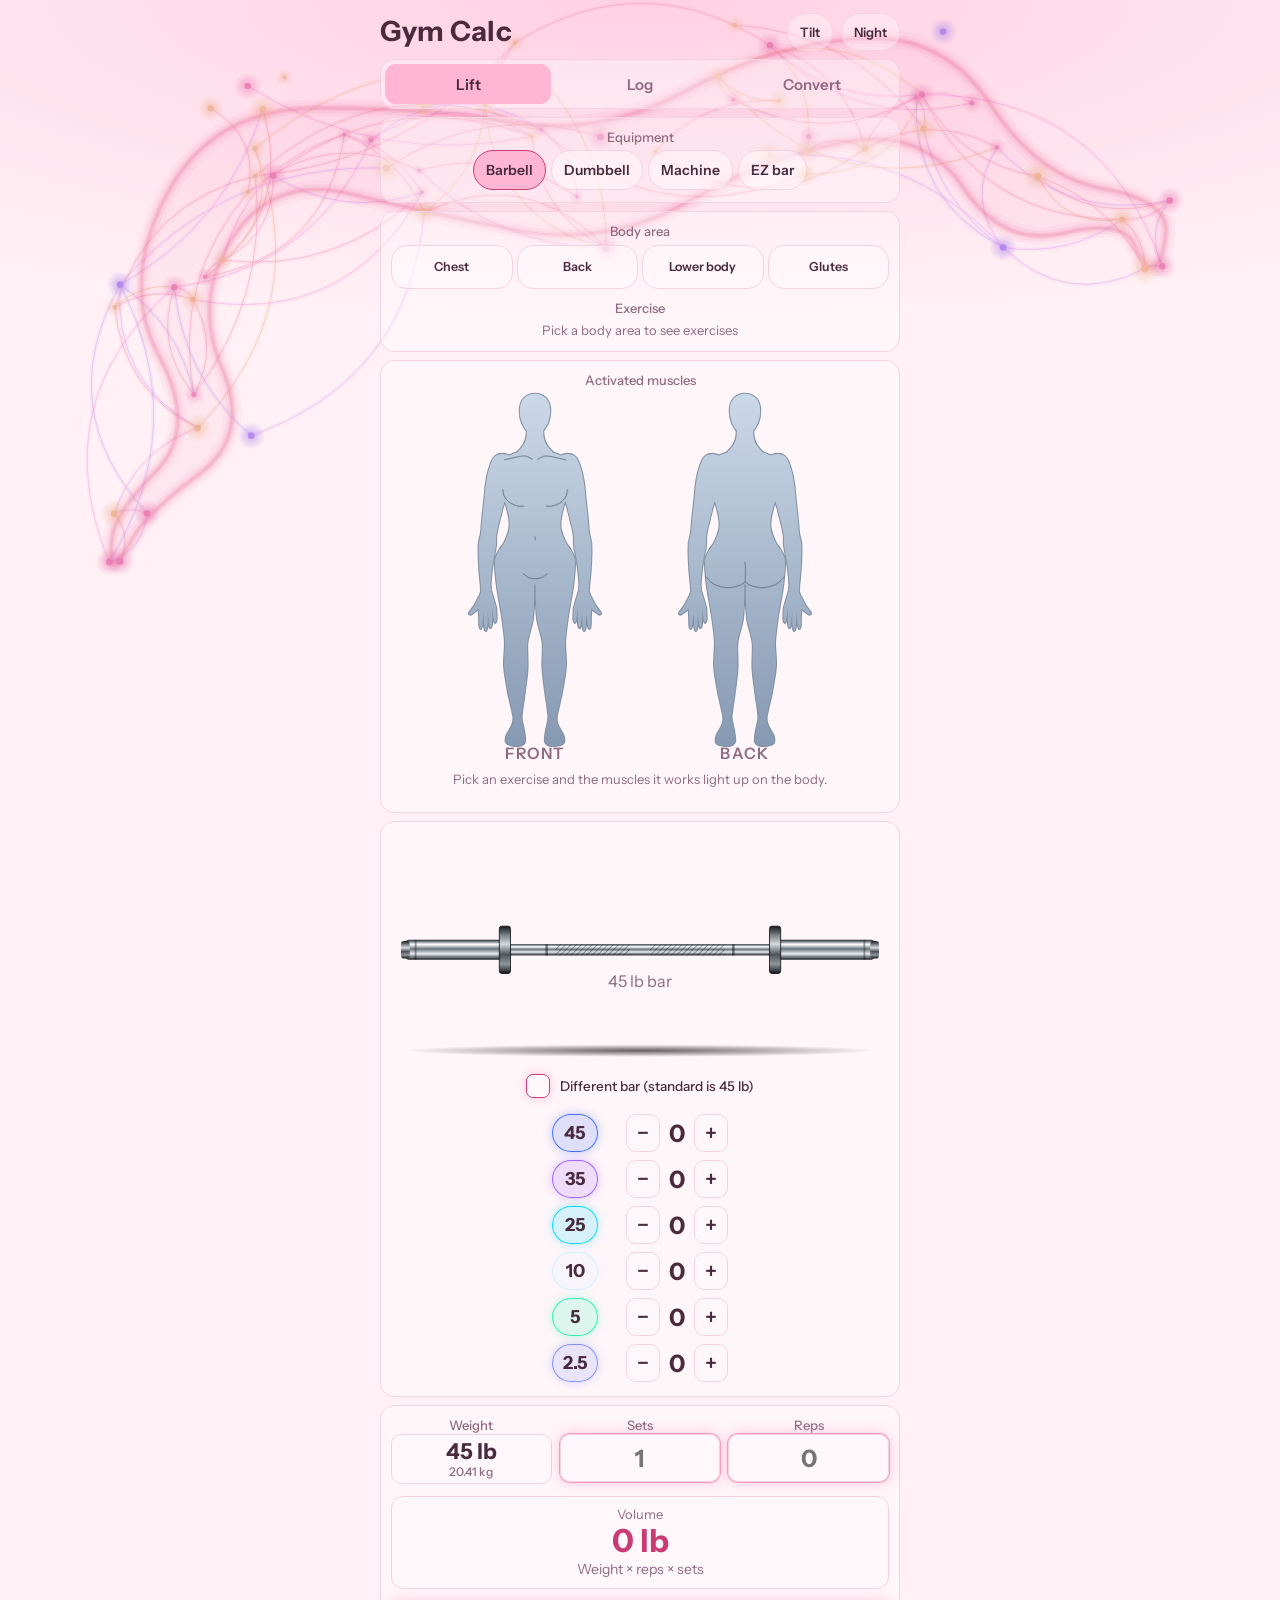
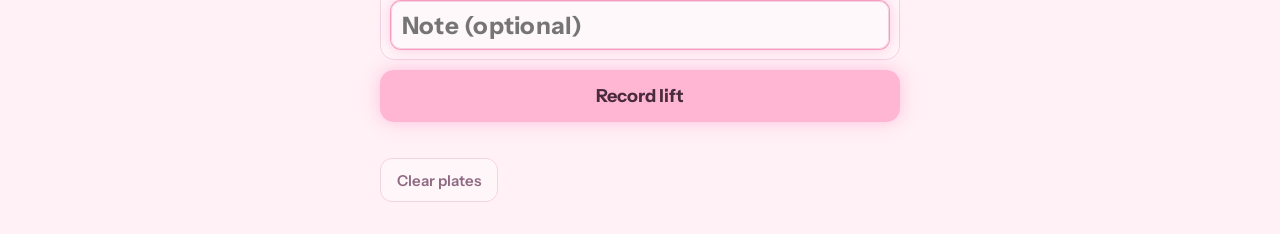
<file: index.html>
<!DOCTYPE html>
<html lang="en">
<head>
<meta charset="utf-8">
<meta name="viewport" content="width=device-width, initial-scale=1, viewport-fit=cover">
<meta name="apple-mobile-web-app-capable" content="yes">
<title>Gym Calc</title>
<link rel="preconnect" href="https://fonts.googleapis.com">
<link rel="preconnect" href="https://fonts.gstatic.com" crossorigin>
<link href="https://fonts.googleapis.com/css2?family=Instrument+Sans:wght@400;500;600;700&display=swap" rel="stylesheet">
<link rel="stylesheet" href="css/style.css">
</head>
<body>
<canvas id="bg" aria-hidden="true"></canvas>
<main>
  <div class="top"><h1>Gym Calc</h1><div class="btns"><button type="button" id="motionBtn" aria-pressed="false">Tilt</button><button type="button" id="modeBtn" aria-pressed="false">Night</button></div></div>
  <nav role="tablist" aria-label="Tools">
    <button role="tab" id="t-plates" aria-selected="true" data-tab="plates">Lift</button>
    <button role="tab" id="t-log" aria-selected="false" data-tab="log">Log</button>
    <button role="tab" id="t-conv" aria-selected="false" data-tab="conv">Convert</button>
  </nav>

  <section id="conv" role="tabpanel" aria-labelledby="t-conv" hidden></section>

  <section id="plates" role="tabpanel" aria-labelledby="t-plates">
    <div class="card">
      <label class="f">Equipment</label>
      <div class="seg" id="eqSeg"></div>
    </div>
    <div class="card">
      <div id="lAreaWrap">
        <label class="f">Body area</label>
        <div class="seg" id="lArea"></div>
      </div>
      <label class="f" style="margin-top:10px" id="lExLabel">Exercise</label>
      <div class="seg" id="lEx"></div>
      <input type="text" id="lExOther" aria-label="Exercise name" autocomplete="off" placeholder="Exercise name" style="margin-top:8px" hidden>
      <div id="lAttWrap" hidden>
        <label class="f" style="margin-top:10px">Handle / attachment</label>
        <div class="seg" id="lAtt"></div>
      </div>
    </div>
    <div class="card" id="muscleCard">
      <label class="f">Activated muscles</label>
      <div class="mapwrap" id="mMap"></div>
      <div class="mleg" id="mLegend"></div>
      <p class="hint" id="mNote" style="margin:8px 0 0"></p>
    </div>
    <div class="card" id="bbCtl">
      <div id="bbBody">
        <div class="viz" id="pViz"></div>
        <label class="chk"><input type="checkbox" id="barChk"><span>Different bar (standard is 45 lb)</span></label>
        <div class="seg" id="pBarSeg" hidden></div>
        <div id="pList"></div>
      </div>
    </div>
    <div class="card" id="fxCard" hidden>
      <label class="f" id="fxLabel">Weight</label>
      <div id="fxBody"></div>
      <div class="viz" id="dbViz" hidden></div>
      <div class="viz" id="ezViz" hidden></div>
    </div>
    <div class="card" id="liftCard">
      <div class="grid3">
        <div><label class="f">Weight</label><div class="wbox" id="lWeight"><span class="wmain" id="lWMain">0 lb</span><span class="wsub" id="lWSub">0 kg</span></div></div>
        <div><label class="f" for="lSets">Sets</label><input type="text" id="lSets" inputmode="numeric" autocomplete="off" placeholder="1"></div>
        <div><label class="f" for="lReps">Reps</label><input type="text" id="lReps" inputmode="numeric" autocomplete="off" placeholder="0"></div>
      </div>
      <div class="volbox" aria-live="polite">
        <div class="f" style="font-size:13px;color:var(--muted)">Volume</div>
        <div class="vbig" id="lVolBig">0 lb</div>
        <div class="vsub" id="lVolSub">Weight × reps × sets</div>
      </div>
      <input type="text" id="lNote" aria-label="Note" autocomplete="off" placeholder="Note (optional)" style="margin-top:12px">
    </div>
    <button type="button" class="rec" id="lRec">Record lift</button>
    <div class="msg" id="lMsg" role="status"></div>
    <button class="reset" id="pReset">Clear plates</button>
  </section>

  <section id="log" role="tabpanel" aria-labelledby="t-log" hidden>
    <div class="card">
      <div style="display:flex;justify-content:space-between;align-items:baseline;gap:8px">
        <strong id="logCount" style="font:700 22px var(--display)">0 lifts</strong>
        <span class="hint" id="logMsg" style="margin:0"></span>
      </div>
      <div class="seg">
        <button type="button" id="logCopy">Copy as CSV</button>
        <button type="button" id="logClear">Clear all</button>
      </div>
      <textarea id="logBox" readonly hidden aria-label="Log as CSV"></textarea>
    </div>
    <div class="card" id="ghCard">
      <strong style="font:700 20px var(--display)">Private GitHub backup</strong>
      <div class="hint" id="ghStatus" style="margin-top:4px">Saved on this device only.</div>
      <div class="seg">
        <button type="button" id="ghSync" hidden>Sync now</button>
        <button type="button" id="ghDisc" hidden>Disconnect</button>
      </div>
      <details id="ghSetup">
        <summary>Set up</summary>
        <label class="f" for="ghRepo">Private repository (owner/name)</label>
        <input type="text" id="ghRepo" placeholder="yourname/gym-log" autocomplete="off" autocapitalize="off" autocorrect="off" spellcheck="false">
        <label class="f" for="ghPath" style="margin-top:10px">File</label>
        <input type="text" id="ghPath" value="gym-log.json" autocomplete="off" autocapitalize="off" autocorrect="off" spellcheck="false">
        <label class="f" for="ghBranch" style="margin-top:10px">Branch</label>
        <input type="text" id="ghBranch" value="main" autocomplete="off" autocapitalize="off" autocorrect="off" spellcheck="false">
        <label class="f" for="ghToken" style="margin-top:10px">Access token</label>
        <input type="password" id="ghToken" placeholder="github_pat_..." autocomplete="off" autocapitalize="off" autocorrect="off" spellcheck="false">
        <button type="button" class="rec" id="ghConnect">Connect</button>
        <p class="hint">Use a separate PRIVATE repo for the log. Make a fine-grained token that can only reach that one repo, with Contents set to Read and write. The token stays on this device and is never put in the page's code.</p>
      </details>
    </div>
    <div id="logList"></div>
  </section>
</main>

  <script src="js/core.js"></script>
  <script src="js/e8-background-an-elongated-oval-of-e8-points-that-snakes-across-the-screen-when-you-tilt.js"></script>
  <script src="js/tabs.js"></script>
  <script src="js/theme.js"></script>
  <script src="js/converter.js"></script>
  <script src="js/segmented-helper.js"></script>
  <script src="js/plates.js"></script>
  <script src="js/barbell-drawing.js"></script>
  <script src="js/equipment-barbell-ez-bar-dumbbell-machine.js"></script>
  <script src="js/exercises-and-the-muscles-they-hit.js"></script>
  <script src="js/muscle-map-only-the-working-muscles-are-lit.js"></script>
  <script src="js/equipment-pictures-dumbbells-and-ez-bar.js"></script>
  <script src="js/exercise-chips.js"></script>
  <script src="js/weight-pickers-for-the-non-barbell-equipment.js"></script>
  <script src="js/recording-lifts.js"></script>
  <script src="js/log-tab.js"></script>
  <script src="js/private-github-backup.js"></script>
</body>
</html>
</file>
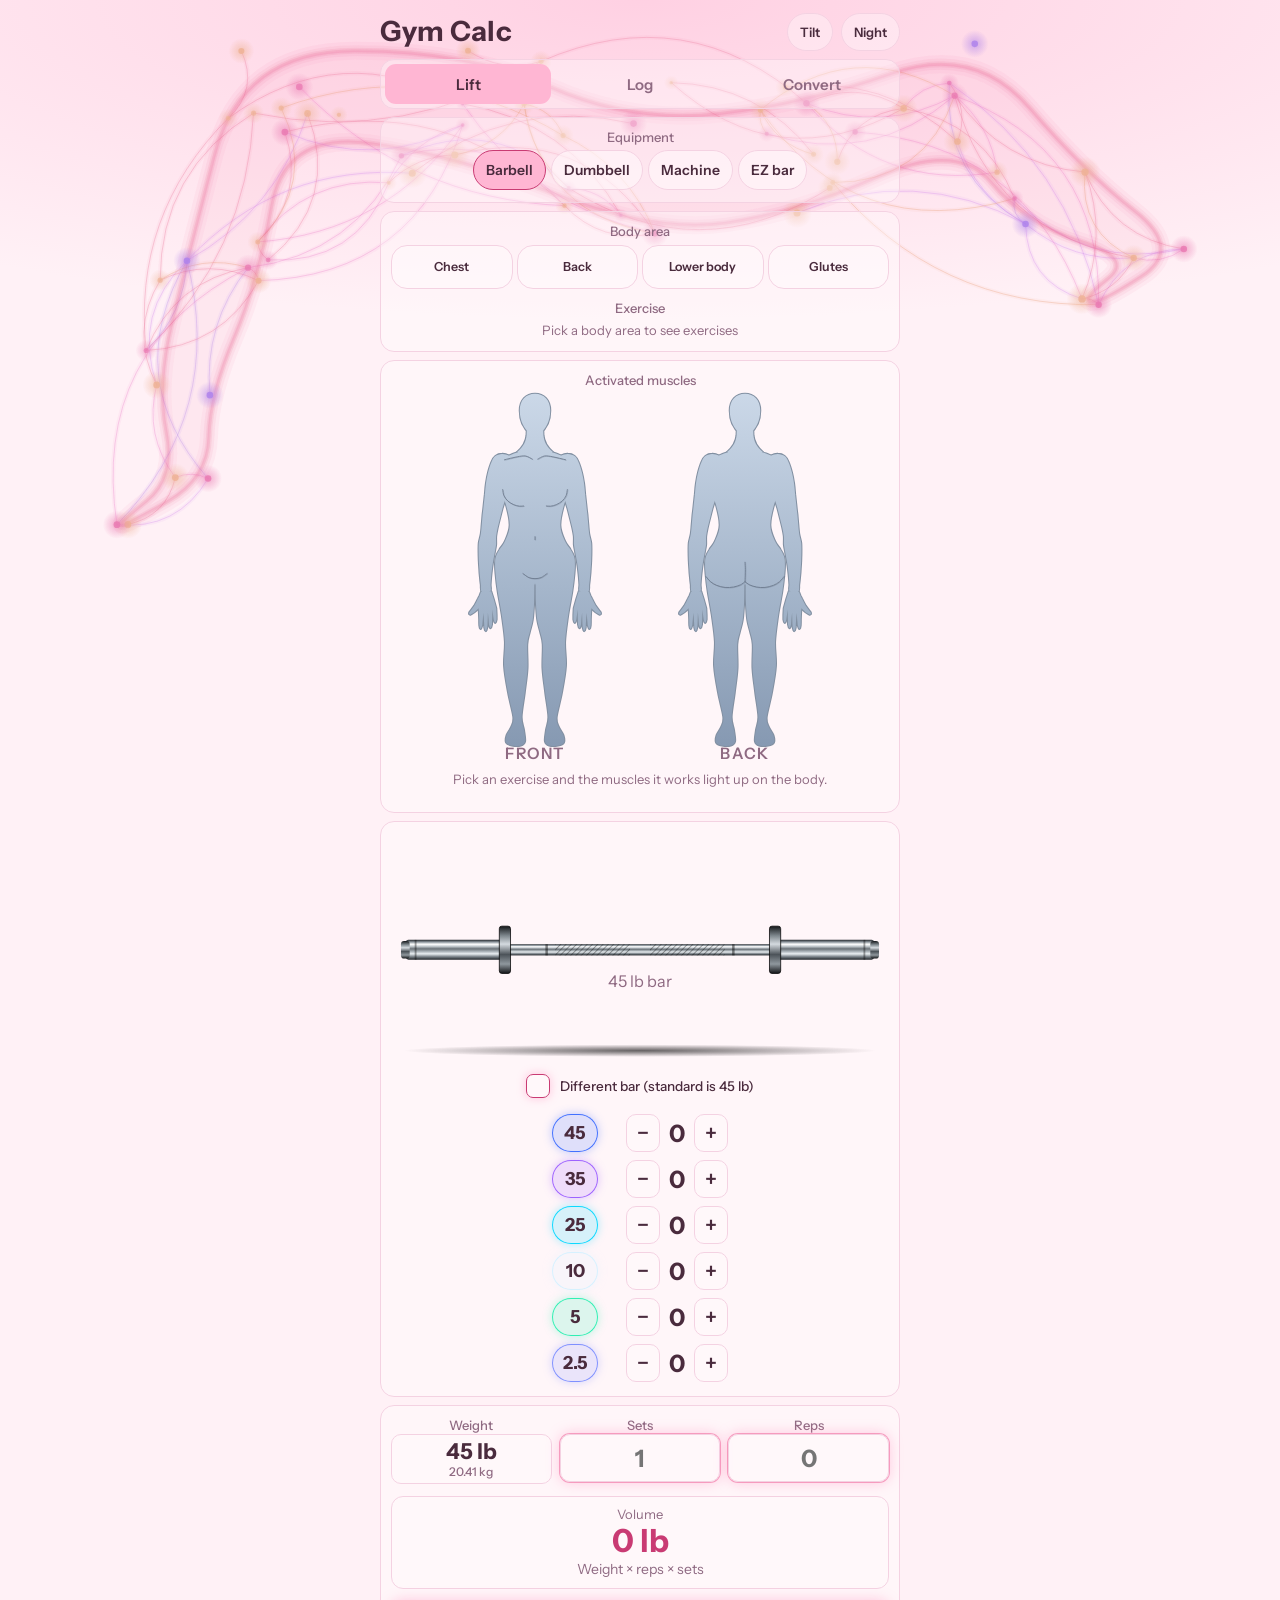
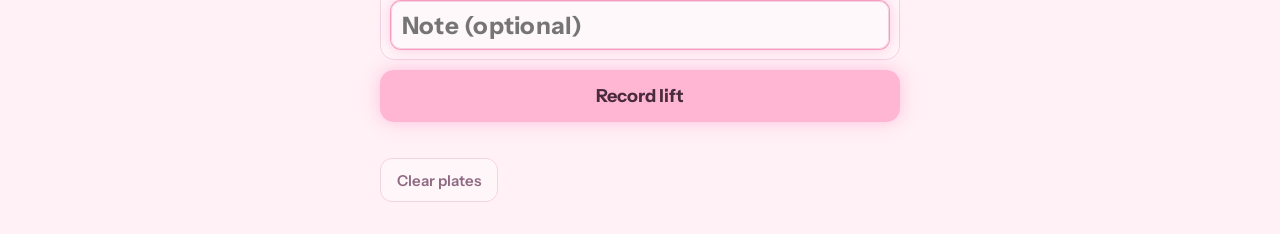
<file: index.monolith.backup.html>
<!DOCTYPE html>
<html lang="en">
<head>
<meta charset="utf-8">
<meta name="viewport" content="width=device-width, initial-scale=1, viewport-fit=cover">
<meta name="apple-mobile-web-app-capable" content="yes">
<title>Gym Calc</title>
<link rel="preconnect" href="https://fonts.googleapis.com">
<link rel="preconnect" href="https://fonts.gstatic.com" crossorigin>
<link href="https://fonts.googleapis.com/css2?family=Instrument+Sans:wght@400;500;600;700&display=swap" rel="stylesheet">
<style>
:root{
  box-sizing:border-box;
  padding-top:env(safe-area-inset-top,0px);
  padding-bottom:env(safe-area-inset-bottom,0px);
  /* My Melody pastels: hood pink, milk white, lavender */
  --bg:#fff1f6; --surface:#ffffff; --ink:#4a2b3d; --muted:#8f6a82; --line:#f4d2e2;
  --accent:#ffb6d3; --accent-ink:#4a2b3d; --strong:#c93b73; --focus:#d9487f; --field:rgba(255,250,252,.55); --glow:rgba(255,182,211,.55);
  --res-bg:linear-gradient(135deg,rgba(255,217,232,.58) 0%,rgba(234,220,255,.58) 100%); --res-bd:#f6c6dc; --res-big:#c93b73; --res-ink:#4a2b3d; --res-alt:#7a5570; --res-why:#8f6a82;
  --glass:rgba(255,255,255,.34);
  --msil:#fbeff5; --mline:rgba(143,106,130,.6); --mn:rgba(143,106,130,.17); --mp:#ff8a1f; --ms:#ffd23a;
  --mpa:rgba(201,59,115,.82); --msa:rgba(255,150,195,.85);
  --glowline:rgba(240,111,160,.6); --glowbox:rgba(255,120,175,.40);
  --display:"Instrument Sans",system-ui,-apple-system,"Segoe UI",Roboto,sans-serif;
  --body:"Instrument Sans",system-ui,-apple-system,"Segoe UI",Roboto,sans-serif;
}
/* night version: plum with the same pink */
:root[data-theme="dark"]{
  --bg:#050a18; --surface:#0b1530; --ink:#e6f3ff; --muted:#8fb0d0; --line:#1b3358;
  --accent:#4fe3ff; --accent-ink:#031420; --strong:#4fe3ff; --focus:#4fe3ff; --field:rgba(6,14,32,.5); --glow:rgba(40,120,255,.22);
  --glass:rgba(8,16,40,.30);
  --msil:#0f1a33; --mline:rgba(143,176,208,.55); --mn:rgba(143,176,208,.17); --mp:#ff8a1f; --ms:#ffd23a;
  --mpa:rgba(79,227,255,.8); --msa:rgba(79,227,255,.38);
  --glowline:rgba(79,227,255,.75); --glowbox:rgba(0,200,255,.45);
  --res-bg:linear-gradient(135deg,rgba(14,40,96,.55) 0%,rgba(40,16,90,.55) 100%); --res-bd:#1f4a8a; --res-big:#7df3ff; --res-ink:#e6f3ff; --res-alt:#b8d4f0; --res-why:#8fb0d0;
}
html{scroll-padding-top:env(safe-area-inset-top,0px);background:radial-gradient(90% 320px at 50% 0,var(--glow),transparent) no-repeat,var(--bg)}
*,*::before,*::after{box-sizing:border-box}
body{margin:0;color:var(--ink);font-family:var(--body);font-size:16px;line-height:1.4;-webkit-text-size-adjust:100%;min-height:100vh}
main{max-width:520px;margin:0 auto;padding:14px 14px 40px}
.top{display:flex;align-items:center;justify-content:space-between;gap:10px;margin:6px 2px 12px}
h1{font-family:var(--display);font-size:32px;margin:0;letter-spacing:.02em;font-weight:700}
#modeBtn,#motionBtn{font:600 14px var(--body);min-height:44px;padding:0 16px;border-radius:22px;border:1px solid var(--line);background:var(--surface);color:var(--ink);cursor:pointer}
nav{display:grid;grid-template-columns:repeat(3,1fr);gap:6px;background:var(--surface);border:1px solid var(--line);padding:4px;border-radius:14px;margin-bottom:14px}
nav button{font:600 16px var(--body);min-height:44px;border:0;border-radius:11px;background:transparent;color:var(--muted);cursor:pointer}
nav button[aria-selected="true"]{background:var(--accent);color:var(--accent-ink)}
section[hidden]{display:none}
.row{background:var(--surface);border:1px solid var(--line);border-radius:14px;padding:12px;margin-bottom:10px;display:grid;grid-template-columns:1fr 24px 1fr;align-items:center;gap:6px}
.row .eq{text-align:center;color:var(--strong);font-weight:600}
.fld{position:relative}
.fld input{padding-right:46px}
.fld .unit{position:absolute;right:13px;top:50%;transform:translateY(-50%);font:600 15px var(--body);color:var(--muted);pointer-events:none}
label.f{display:block;font-size:13px;color:var(--muted);font-weight:500}
input[type=text],input[type=password]{width:100%;min-height:48px;border:1px solid var(--line);background:var(--field);color:var(--ink);border-radius:10px;padding:6px 10px;font:700 24px var(--display);letter-spacing:.01em}
input[type=text],input[type=password]{box-shadow:0 0 0 1px var(--glowline),0 0 14px var(--glowbox)}
input[type=text]:focus,input[type=password]:focus,button:focus-visible{outline:3px solid var(--focus);outline-offset:1px}
input[type=text]:focus,input[type=password]:focus{box-shadow:0 0 0 2px var(--glowline),0 0 24px var(--glowbox)}
.card{background:var(--surface);border:1px solid var(--line);border-radius:14px;padding:12px;margin-bottom:12px}
.seg{display:flex;gap:6px;flex-wrap:wrap;margin:4px 0 2px}
.seg button{font:600 15px var(--body);min-height:44px;padding:0 14px;border-radius:22px;border:1px solid var(--line);background:var(--field);color:var(--ink);cursor:pointer}
.seg button[aria-pressed="true"]{background:var(--accent);color:var(--accent-ink);border-color:var(--strong)}
.plate{display:grid;grid-template-columns:64px 1fr auto;align-items:center;gap:10px;padding:6px 0;border-top:1px solid var(--line)}
.plate:first-of-type{border-top:0}
.chip{height:48px;border-radius:24px;display:flex;align-items:center;justify-content:center;font:700 22px var(--display);box-shadow:inset 0 -3px 0 rgba(74,43,61,.12)}
.step{display:flex;align-items:center;gap:8px}
.step button{width:48px;height:48px;border-radius:14px;border:1px solid var(--line);background:var(--field);color:var(--ink);font:600 26px var(--body);cursor:pointer}
.step button:active{background:var(--accent)}
.step output{min-width:34px;text-align:center;font:700 28px var(--display)}
.result{background:var(--res-bg);border:1px solid var(--res-bd);color:var(--res-ink);border-radius:16px;padding:14px 16px;margin-bottom:12px}
.result .big{font:700 56px/1 var(--display);color:var(--res-big)}
.result .big small{font-size:24px;font-weight:600;margin-left:4px;color:var(--res-ink)}
.result .alt{font:600 26px var(--display);margin-top:4px;color:var(--res-alt)}
.result .why{font-size:14px;margin-top:8px;color:var(--res-why)}
.reset{font:600 15px var(--body);min-height:44px;padding:0 16px;border-radius:12px;border:1px solid var(--line);background:var(--surface);color:var(--muted);cursor:pointer}
.grid3{display:grid;grid-template-columns:repeat(3,1fr);gap:8px}
.viz{padding:8px 8px 12px}
.viz svg{display:block;width:100%;height:auto}
.viz .cap{font-size:14px;color:var(--muted);margin-top:4px;text-align:center}
.viz .cap.warn{color:var(--strong);font-weight:600}
.viz svg{overflow:visible}
.halo-glow,.halo-heart{transform-box:fill-box;transform-origin:center;opacity:0}
.halo-glow{animation:haloGlow 2.8s ease-out both}
.halo-heart{animation:haloHeart 2.8s ease-out both}
@keyframes haloGlow{0%{opacity:0;transform:scale(.95)}14%{opacity:.6;transform:scale(1)}58%{opacity:.46}100%{opacity:0;transform:scale(1.02)}}
@keyframes haloHeart{0%{opacity:0;transform:translate(0,0) scale(.4)}14%{opacity:1;transform:translate(0,0) scale(1)}60%{opacity:.85}100%{opacity:0;transform:translate(var(--dx,0px),var(--dy,0px)) scale(1.1)}}
@media (prefers-reduced-motion:reduce){.halo-glow,.halo-heart{animation:none;display:none}}
.hint{font-size:13px;color:var(--muted);margin:0 0 6px}
.pl2{font-size:14px;color:var(--muted)}
.wbox{min-height:48px;border:1px solid var(--line);background:var(--field);color:var(--ink);border-radius:10px;padding:4px 10px;white-space:nowrap;overflow:hidden}
.wbox .wmain{display:block;font:700 22px/1.15 var(--display)}
.wbox .wsub{display:block;font:500 12px/1.2 var(--body);color:var(--muted)}
.volbox{margin-top:12px;padding:10px 12px;border-radius:12px;border:1px solid var(--line);background:var(--field)}
.volbox .vbig{font:700 32px/1.1 var(--display);color:var(--strong)}
.volbox .vsub{font-size:14px;color:var(--muted);margin-top:2px}
.rec{width:100%;min-height:52px;border-radius:14px;border:0;background:var(--accent);color:var(--accent-ink);font:700 18px var(--body);cursor:pointer;margin:2px 0 6px;box-shadow:0 0 18px var(--glowbox)}
.msg{font-size:14px;margin:0 0 10px;min-height:20px;color:var(--strong)}
.entry{padding:12px 14px}
.entry .t{font-size:13px;color:var(--muted)}
.entry .h{font:700 24px/1.15 var(--display);margin:2px 0}
.entry .s{font-size:15px}
.entry .d{font-size:13px;color:var(--muted);margin-top:2px}
.entry .del{margin-top:8px;font:600 14px var(--body);min-height:40px;padding:0 14px;border-radius:10px;border:1px solid var(--line);background:var(--field);color:var(--muted);cursor:pointer}
#logBox{width:100%;min-height:90px;margin-top:8px;border:1px solid var(--line);background:var(--field);color:var(--ink);border-radius:10px;padding:8px;font:13px/1.35 monospace}
#logBox[hidden]{display:none}
#lExOther[hidden]{display:none}
#ghCard summary{cursor:pointer;min-height:44px;display:flex;align-items:center;font-weight:600;color:var(--ink)}
#ghCard [hidden]{display:none}
#ghCard .rec{margin-top:12px}
[hidden]{display:none!important}
.mapwrap svg{display:block;width:100%;max-width:420px;margin:0 auto;height:auto}
.mapwrap text{font:600 15px var(--body);fill:var(--muted);letter-spacing:.08em}
.mleg{display:flex;flex-direction:column;gap:4px;margin-top:8px;font-size:14px}
.mleg .k{display:inline-flex;align-items:center;gap:6px}
.mleg .sw{width:14px;height:14px;border-radius:4px;display:inline-block}
.mchip{display:inline-flex;align-items:center;margin-right:10px;white-space:nowrap}
.mdot{width:12px;height:12px;border-radius:4px;display:inline-block;margin-right:5px}
.mleg .sw.p{background:var(--mp)}
.mleg .sw.s{background:var(--ms);border:1px solid var(--mp)}
.mi{width:120px!important;text-align:center}
.stepbig{width:56px;height:48px;border-radius:12px;border:1px solid var(--line);background:var(--field);color:var(--ink);font:700 18px var(--body);cursor:pointer}
.btns{display:flex;gap:8px}
#motionBtn[hidden]{display:none}
#motionBtn[aria-pressed="true"]{background:var(--accent);color:var(--accent-ink);border-color:var(--strong)}
#bg{position:fixed;left:0;top:0;width:100%;height:100%;z-index:-1;pointer-events:none}
.card,.row,nav,#modeBtn,#motionBtn,.reset{background:var(--glass);-webkit-backdrop-filter:blur(4px);backdrop-filter:blur(4px)}
.row{background:transparent;border:0;padding:6px 2px;grid-template-columns:1fr 1fr;gap:14px;-webkit-backdrop-filter:none;backdrop-filter:none}
#motionBtn[aria-pressed="true"]{background:var(--accent)}
@media (prefers-reduced-motion:no-preference){.step button{transition:background .1s}}

/* ---- narrow centre column so the animated background shows at the sides; tighter spacing ---- */
:root{--col:57vw}
main{width:var(--col);min-width:236px;max-width:520px;margin:0 auto;padding:10px 0 32px}
.top{flex-wrap:wrap;gap:6px;margin:2px 0 8px}
.top .btns{margin-left:auto}
h1{font-size:28px}
#modeBtn,#motionBtn{min-height:38px;padding:0 12px;font-size:13px}
nav{margin-bottom:8px}
nav button{font-size:15px;min-height:40px}
.card{padding:10px;margin-bottom:8px}
.card,.row,nav,#modeBtn,#motionBtn,.reset{-webkit-backdrop-filter:none;backdrop-filter:none}
.seg{gap:5px}
.seg button{min-height:40px;padding:0 12px;font-size:14px}
.plate{display:flex;align-items:center;justify-content:space-between;gap:8px;padding:4px 0}
.chip{height:42px;width:56px;font-size:20px;border-radius:21px}
.step{gap:6px}
.step button{width:40px;height:40px;font-size:22px;border-radius:10px}
.step output{min-width:26px;font-size:24px}
.stepbig{width:46px;height:42px}
.mi{width:90px!important}
.volbox{padding:8px 10px}
@media (max-width:480px){
  .pl2{display:none}
  .grid3{grid-template-columns:1fr 1fr}
  .grid3>div:first-child{grid-column:1/-1}
  .fld input{padding-right:34px;font-size:20px}
  .fld .unit{font-size:13px;right:8px}
  .row{gap:8px}
  .result .big{font-size:44px}
}

/* ---- 10% wider column, everything inside the cards, centred ---- */
:root{--col:63vw}
main{min-width:250px}
.card,.hint,.mleg,label.f,.cap,.msg{overflow-wrap:anywhere}
.card{min-width:0}
.card label.f{text-align:center}
.seg{justify-content:center}
.hint{text-align:center}
.mleg{align-items:center;text-align:center}
.mleg .k{display:block}
.mchip{margin:0 4px}
.wbox,.volbox{text-align:center}
#lSets,#lReps{text-align:center}
.plate{justify-content:center;gap:14px}
.chip{width:46px;height:38px;border-radius:19px;font-size:18px}
.step button{width:34px;height:38px;border-radius:10px}
.step output{min-width:22px}
.card .viz{margin-top:8px;padding:4px 0 0}
#bbCtl .plate{border-top:1px solid var(--line)}
#bbCtl .plate:first-of-type{border-top:0}
#conv{padding-top:min(22vh,150px)}

/* ---- collapsible barbell card, no lines between plate rows ---- */
.acc{display:flex;align-items:center;justify-content:center;gap:10px;width:100%;min-height:44px;background:transparent;border:0;color:var(--ink);font:700 18px var(--body);cursor:pointer;padding:0}
.acc .accs{font:500 13px var(--body);color:var(--muted)}
.acc .chev{transition:transform .15s;color:var(--strong)}
.acc[aria-expanded="true"] .chev{transform:rotate(180deg)}
.barbox{display:flex;flex-direction:column;align-items:center;gap:8px;margin:8px 0 6px}
.mini2{font:600 13px var(--body);min-height:34px;padding:0 14px;border-radius:17px;border:1px solid var(--line);background:var(--field);color:var(--ink);cursor:pointer}
.cap:empty{display:none}
.plate,#bbCtl .plate,#bbCtl .plate:first-of-type{border-top:0}

/* ---- one-row body area, tick-box for a different bar ---- */
#lArea{flex-wrap:nowrap;gap:4px}
#lArea button{flex:1 1 0;min-width:0;padding:0 3px;font-size:12.5px;line-height:1.1;white-space:normal;min-height:44px;border-radius:16px}
.chk{display:flex;align-items:center;justify-content:center;gap:10px;margin:10px 0 6px;cursor:pointer;font:500 13.5px var(--body);color:var(--ink);min-height:36px}
.chk input{-webkit-appearance:none;appearance:none;width:24px;height:24px;border-radius:7px;border:1.5px solid var(--strong);background:var(--field);display:grid;place-content:center;margin:0;box-shadow:0 0 10px var(--glowbox);cursor:pointer;flex:none}
.chk input::after{content:"";width:12px;height:6px;border-left:3px solid var(--accent-ink);border-bottom:3px solid var(--accent-ink);transform:rotate(-45deg) translate(1px,-1px);opacity:0}
.chk input:checked{background:var(--accent)}
.chk input:checked::after{opacity:1}
.chip{font-weight:700}
</style>
</head>
<body>
<canvas id="bg" aria-hidden="true"></canvas>
<main>
  <div class="top"><h1>Gym Calc</h1><div class="btns"><button type="button" id="motionBtn" aria-pressed="false">Tilt</button><button type="button" id="modeBtn" aria-pressed="false">Night</button></div></div>
  <nav role="tablist" aria-label="Tools">
    <button role="tab" id="t-plates" aria-selected="true" data-tab="plates">Lift</button>
    <button role="tab" id="t-log" aria-selected="false" data-tab="log">Log</button>
    <button role="tab" id="t-conv" aria-selected="false" data-tab="conv">Convert</button>
  </nav>

  <section id="conv" role="tabpanel" aria-labelledby="t-conv" hidden></section>

  <section id="plates" role="tabpanel" aria-labelledby="t-plates">
    <div class="card">
      <label class="f">Equipment</label>
      <div class="seg" id="eqSeg"></div>
    </div>
    <div class="card">
      <div id="lAreaWrap">
        <label class="f">Body area</label>
        <div class="seg" id="lArea"></div>
      </div>
      <label class="f" style="margin-top:10px" id="lExLabel">Exercise</label>
      <div class="seg" id="lEx"></div>
      <input type="text" id="lExOther" aria-label="Exercise name" autocomplete="off" placeholder="Exercise name" style="margin-top:8px" hidden>
      <div id="lAttWrap" hidden>
        <label class="f" style="margin-top:10px">Handle / attachment</label>
        <div class="seg" id="lAtt"></div>
      </div>
    </div>
    <div class="card" id="muscleCard">
      <label class="f">Activated muscles</label>
      <div class="mapwrap" id="mMap"></div>
      <div class="mleg" id="mLegend"></div>
      <p class="hint" id="mNote" style="margin:8px 0 0"></p>
    </div>
    <div class="card" id="bbCtl">
      <div id="bbBody">
        <div class="viz" id="pViz"></div>
        <label class="chk"><input type="checkbox" id="barChk"><span>Different bar (standard is 45 lb)</span></label>
        <div class="seg" id="pBarSeg" hidden></div>
        <div id="pList"></div>
      </div>
    </div>
    <div class="card" id="fxCard" hidden>
      <label class="f" id="fxLabel">Weight</label>
      <div id="fxBody"></div>
      <div class="viz" id="dbViz" hidden></div>
      <div class="viz" id="ezViz" hidden></div>
    </div>
    <div class="card" id="liftCard">
      <div class="grid3">
        <div><label class="f">Weight</label><div class="wbox" id="lWeight"><span class="wmain" id="lWMain">0 lb</span><span class="wsub" id="lWSub">0 kg</span></div></div>
        <div><label class="f" for="lSets">Sets</label><input type="text" id="lSets" inputmode="numeric" autocomplete="off" placeholder="1"></div>
        <div><label class="f" for="lReps">Reps</label><input type="text" id="lReps" inputmode="numeric" autocomplete="off" placeholder="0"></div>
      </div>
      <div class="volbox" aria-live="polite">
        <div class="f" style="font-size:13px;color:var(--muted)">Volume</div>
        <div class="vbig" id="lVolBig">0 lb</div>
        <div class="vsub" id="lVolSub">Weight × reps × sets</div>
      </div>
      <input type="text" id="lNote" aria-label="Note" autocomplete="off" placeholder="Note (optional)" style="margin-top:12px">
    </div>
    <button type="button" class="rec" id="lRec">Record lift</button>
    <div class="msg" id="lMsg" role="status"></div>
    <button class="reset" id="pReset">Clear plates</button>
  </section>

  <section id="log" role="tabpanel" aria-labelledby="t-log" hidden>
    <div class="card">
      <div style="display:flex;justify-content:space-between;align-items:baseline;gap:8px">
        <strong id="logCount" style="font:700 22px var(--display)">0 lifts</strong>
        <span class="hint" id="logMsg" style="margin:0"></span>
      </div>
      <div class="seg">
        <button type="button" id="logCopy">Copy as CSV</button>
        <button type="button" id="logClear">Clear all</button>
      </div>
      <textarea id="logBox" readonly hidden aria-label="Log as CSV"></textarea>
    </div>
    <div class="card" id="ghCard">
      <strong style="font:700 20px var(--display)">Private GitHub backup</strong>
      <div class="hint" id="ghStatus" style="margin-top:4px">Saved on this device only.</div>
      <div class="seg">
        <button type="button" id="ghSync" hidden>Sync now</button>
        <button type="button" id="ghDisc" hidden>Disconnect</button>
      </div>
      <details id="ghSetup">
        <summary>Set up</summary>
        <label class="f" for="ghRepo">Private repository (owner/name)</label>
        <input type="text" id="ghRepo" placeholder="yourname/gym-log" autocomplete="off" autocapitalize="off" autocorrect="off" spellcheck="false">
        <label class="f" for="ghPath" style="margin-top:10px">File</label>
        <input type="text" id="ghPath" value="gym-log.json" autocomplete="off" autocapitalize="off" autocorrect="off" spellcheck="false">
        <label class="f" for="ghBranch" style="margin-top:10px">Branch</label>
        <input type="text" id="ghBranch" value="main" autocomplete="off" autocapitalize="off" autocorrect="off" spellcheck="false">
        <label class="f" for="ghToken" style="margin-top:10px">Access token</label>
        <input type="password" id="ghToken" placeholder="github_pat_..." autocomplete="off" autocapitalize="off" autocorrect="off" spellcheck="false">
        <button type="button" class="rec" id="ghConnect">Connect</button>
        <p class="hint">Use a separate PRIVATE repo for the log. Make a fine-grained token that can only reach that one repo, with Contents set to Read and write. The token stays on this device and is never put in the page's code.</p>
      </details>
    </div>
    <div id="logList"></div>
  </section>
</main>

<script>
(function(){
  var LB_PER_KG = 2.20462262185;
  function fmt(n){ if(!isFinite(n)) return ""; return String(parseFloat(n.toFixed(2))); }
  function hexA(h, a){ var v = parseInt(h.slice(1), 16); return 'rgba(' + (v >> 16) + ',' + ((v >> 8) & 255) + ',' + (v & 255) + ',' + a + ')'; }
  function num(s){ var v = parseFloat(String(s).replace(",", ".")); return isFinite(v) ? v : NaN; }


  /* ---------- E8 background: an elongated oval of E8 points that snakes across the screen when you tilt ---------- */
  var Bg = (function(){
    var cv = document.getElementById("bg");
    var reduce = !!(window.matchMedia && window.matchMedia("(prefers-reduced-motion: reduce)").matches);
    var KEEP_EVERY = 3;        // draw 1 in 3 of the edges between the remaining points
    var PAL = {
      light:{edge:["#b9a4ea","#c79fe6","#e497c8","#f08fb4","#f3a58f"], ea:.38, dot:["#b9a4ea","#d98bd0","#f27fae","#f6a38a"], da:.85, soft:true, contour:"#f08fb4"},
      dark:{edge:["#3a46ff","#1e7bff","#00d4ff","#8a4dff","#8fe6ff"], ea:.56, dot:["#00e5ff","#4a7dff","#a463ff","#ffffff"], da:.95, glow:true, spark:"#7df3ff", contour:"#4d7cff"}
    };
    var pal = PAL.light, theme = "light";
    // colours are built from a hue that the gyro (or the mouse on a computer) turns round the rainbow
    var HUE = {
      light:{base:265, edge:[0,20,55,75,115], dot:[0,35,65,115], con:75, sat:72, ls:[70,72,72,72,74], dl:[72,70,70,76]},
      dark: {base:235, edge:[0,-20,-45,30,-35], dot:[-45,-5,50,0], con:-10, sat:100, ls:[58,62,58,64,78], dl:[62,60,62,100]}
    };
    function hs(h, sa, l, a){ return "hsla(" + (((h % 360) + 360) % 360).toFixed(0) + "," + sa + "%," + l + "%," + (a == null ? 1 : a) + ")"; }
    var EC = [], DC = [], CC = "", SC = "", hue = 0, hueAcc = 0, gact = 0, rot = 0;
    function makeColors(h){
      var Hh = HUE[theme], kq;
      for(kq = 0; kq < 5; kq++) EC[kq] = hs(h + Hh.edge[kq], Hh.sat, Hh.ls[kq]);
      for(kq = 0; kq < 4; kq++) DC[kq] = (theme === "dark" && kq === 3) ? "#ffffff" : hs(h + Hh.dot[kq], Hh.sat, Hh.dl[kq]);
      CC = hs(h + Hh.con, Hh.sat, 62); SC = hs(h - 45, 100, 78);
    }
    function ca(c, a){ return c.charAt(0) === "#" ? rgba(c, a) : c.replace(/,[^,]*\)$/, "," + a + ")"); }

    // --- E8 roots (240), then keep 120 of them as 60 opposite pairs so the cloud stays balanced
    var roots = [], i, j, k, n;
    for(i = 0; i < 8; i++) for(j = i + 1; j < 8; j++) for(var si = -1; si <= 1; si += 2) for(var sj = -1; sj <= 1; sj += 2){
      var v = [0,0,0,0,0,0,0,0]; v[i] = si; v[j] = sj; roots.push(v);
    }
    for(n = 0; n < 256; n++){
      var v2 = [], neg = 0;
      for(k = 0; k < 8; k++){ var sg = ((n >> k) & 1) ? 1 : -1; if(sg < 0) neg++; v2.push(sg * 0.5); }
      if(neg % 2 === 0) roots.push(v2);
    }
    var keyOf = function(v){ return v.join(","); }, byKey = {}, seen = {}, pairs = [];
    roots.forEach(function(v, idx){ byKey[keyOf(v)] = idx; });
    roots.forEach(function(v, idx){
      if(seen[idx]) return;
      var ni = byKey[keyOf(v.map(function(x){ return -x; }))];
      seen[idx] = seen[ni] = 1; pairs.push([idx, ni]);
    });
    var order = pairs.map(function(p, pi){ return [(pi * 37) % pairs.length, p]; }).sort(function(a, b){ return a[0] - b[0]; });
    var kept = [];
    order.slice(0, pairs.length / 2).forEach(function(o){ kept.push(roots[o[1][0]], roots[o[1][1]]); });
    roots = kept;
    var N = roots.length;
    var allA = [], allB = [];
    for(i = 0; i < N; i++) for(j = i + 1; j < N; j++){
      var d = 0;
      for(k = 0; k < 8; k++) d += roots[i][k] * roots[j][k];
      if(Math.abs(d - 1) < 1e-9){ allA.push(i); allB.push(j); }
    }
    var stats = {roots:N, edges:allA.length};
    var ka = [], kb = [];
    for(i = 0; i < allA.length; i += KEEP_EVERY){ ka.push(allA[i]); kb.push(allB[i]); }
    var K = ka.length;
    var bend = new Float32Array(K);
    for(i = 0; i < K; i++) bend[i] = ((i % 2) ? 1 : -1) * (0.2 + 0.16 * (((i * 13) % 5) / 4));

    // --- the snake's route across the screen (normalised to the window): left edge up, over the top, down the right in S-bends
    var PATHN = [[.05,.66],[.05,.50],[.07,.34],[.10,.19],[.17,.08],[.30,.05],[.46,.08],[.62,.04],[.78,.07],[.90,.12],[.95,.26],[.92,.42],[.95,.58],
                 [.93,.74],[.87,.89],[.74,.95],[.58,.92],[.42,.95],[.26,.93],[.12,.87],[.06,.77]];     // a closed loop around the screen
    var poly = [], cumA = [0], pathLen = 1;
    function sampleCR(pts, nn){                          // smooth CLOSED curve through the points
      var n0 = pts.length, Q = [pts[n0 - 1]].concat(pts, [pts[0], pts[1]]), out = [], ii, kk2, t, u, p0, p1, p2, p3, c1x, c1y, c2x, c2y;
      for(ii = 1; ii <= n0; ii++){
        p0 = Q[ii-1]; p1 = Q[ii]; p2 = Q[ii+1]; p3 = Q[ii+2];
        c1x = p1[0] + (p2[0] - p0[0]) / 6; c1y = p1[1] + (p2[1] - p0[1]) / 6; c2x = p2[0] - (p3[0] - p1[0]) / 6; c2y = p2[1] - (p3[1] - p1[1]) / 6;
        for(kk2 = 0; kk2 < nn; kk2++){
          t = kk2 / nn; u = 1 - t;
          out.push([u*u*u*p1[0] + 3*u*u*t*c1x + 3*u*t*t*c2x + t*t*t*p2[0], u*u*u*p1[1] + 3*u*u*t*c1y + 3*u*t*t*c2y + t*t*t*p2[1]]);
        }
      }
      out.push(out[0].slice()); return out;
    }
    function buildPath(W, H){
      poly = sampleCR(PATHN.map(function(p){ return [(0.09 + 0.82 * p[0]) * W, (0.09 + 0.82 * p[1]) * H]; }), 14); cumA = [0];   // kept slightly inside the screen edges
      for(var ii = 1; ii < poly.length; ii++) cumA.push(cumA[ii-1] + Math.sqrt(Math.pow(poly[ii][0] - poly[ii-1][0], 2) + Math.pow(poly[ii][1] - poly[ii-1][1], 2)));
      pathLen = cumA[cumA.length - 1] || 1;
    }
    function pathAt(sv){                                 // point and normal at fraction sv of the route
      var tg = (((sv % 1) + 1) % 1) * pathLen, lo2 = 0, hi2 = cumA.length - 1, mid, f2, a2, b2, dx2, dy2, L2;
      while(hi2 - lo2 > 1){ mid = (lo2 + hi2) >> 1; if(cumA[mid] < tg) lo2 = mid; else hi2 = mid; }
      f2 = (tg - cumA[lo2]) / ((cumA[hi2] - cumA[lo2]) || 1); a2 = poly[lo2]; b2 = poly[hi2];
      dx2 = b2[0] - a2[0]; dy2 = b2[1] - a2[1]; L2 = Math.sqrt(dx2*dx2 + dy2*dy2) || 1;
      return [a2[0] + dx2 * f2, a2[1] + dy2 * f2, -dy2 / L2, dx2 / L2];
    }

    var ctx = cv && cv.getContext ? cv.getContext("2d") : null;
    var api = {stats:stats, kept:K, supported:false,
      setTheme:function(){}, enable:function(){ return Promise.resolve(false); }, disable:function(){}, isOn:function(){ return false; }};
    if(!ctx) return api;

    var base = new Float64Array(N*8), R = new Float64Array(N*8);
    for(i = 0; i < N; i++) for(k = 0; k < 8; k++) base[i*8 + k] = roots[i][k];
    var PL = [[0,1,1],[2,3,.79],[4,5,.61],[6,7,.47],[0,4,.31],[1,5,.27],[2,6,.23],[3,7,.19],[0,6,.13],[1,7,.11]];

    // --- groups: OUTLINE points sit evenly on the heart contour; INNER points fill the heart
    var isOut = new Uint8Array(N), OLx = new Float32Array(N), OLy = new Float32Array(N), ring = [], birth = new Float32Array(N), initR = new Float64Array(N), initX = new Float64Array(N);
    (function(){
      var NBIN = 24, best = [], rmax = new Float32Array(NBIN), o2, x0, y0, th2, r2, bn, kk;
      for(kk = 0; kk < NBIN; kk++) best.push(-1);
      for(i = 0; i < N; i++){
        o2 = i * 8;
        x0 = base[o2] + .45 * base[o2+3] + .3 * base[o2+6];
        y0 = base[o2+1] + .45 * base[o2+4] + .3 * base[o2+7];
        th2 = Math.atan2(x0, -y0); if(th2 < 0) th2 += 6.2832;          // clockwise from "up"
        r2 = Math.sqrt(x0*x0 + y0*y0); initR[i] = r2; initX[i] = x0;
        bn = Math.min(NBIN - 1, Math.floor(th2 / 6.2832 * NBIN));
        if(r2 > rmax[bn]){ rmax[bn] = r2; best[bn] = i; }
      }
      ring = best.filter(function(q){ return q >= 0; });
      ring.forEach(function(idx, r){                    // evenly spaced around the oval's edge
        var psi = (r + 0.5) / ring.length * 6.2832;
        isOut[idx] = 1;
        OLx[idx] = Math.sin(psi);                       // along the snake
        OLy[idx] = -Math.cos(psi);                      // across it
      });
      // inner points are "born" one after another, from the middle outwards: 15 right after the first second, the rest by about 70
      var inner = [], early = {}, later = [], stepE;
      for(kk = 0; kk < N; kk++) if(!isOut[kk]) inner.push(kk);
      inner.sort(function(a2, b2){ return initX[a2] - initX[b2]; });          // walk along the body ...
      stepE = inner.length / 36;
      for(kk = 0; kk < 36; kk++) early[inner[Math.min(inner.length - 1, Math.floor(kk * stepE + stepE / 2))]] = 1;   // ... and take 36 evenly spread points to start with
      inner.forEach(function(idx){ if(!early[idx]) later.push(idx); });
      later.sort(function(a2, b2){ return initR[a2] - initR[b2]; });
      Object.keys(early).forEach(function(idx, n3){ birth[+idx] = 0.05 + n3 * 0.015; });
      later.forEach(function(idx, rnk){ birth[idx] = 6 + 64 * Math.pow(rnk / Math.max(1, later.length - 1), 0.85); });
    })();

    var pAlpha = new Float32Array(N), dA = new Float32Array(N);
    for(i = 0; i < N; i++) dA[i] = 1;
    var tx3 = new Float32Array(N), ty3 = new Float32Array(N), tz3 = new Float32Array(N);
    var sx = new Float32Array(N), sy = new Float32Array(N), sd = new Float32Array(N), hid = new Float32Array(N);
    var eBr = new Float32Array(K), eBk = new Uint8Array(K);
    var NB = 32, rb = new Float32Array(NB), rbT = new Float32Array(NB), rbInit = false, phA = new Float64Array(N), rrA = new Float64Array(N);
    var SP = [];
    for(i = 0; i < 18; i++) SP.push({e:-1, u:1, v:0.8 + Math.random() * 1.2});

    var W = 0, H = 0, dpr = 1, needDraw = true;
    function resize(){
      dpr = Math.min(window.devicePixelRatio || 1, 2);
      W = window.innerWidth; H = window.innerHeight;
      cv.width = Math.round(W * dpr); cv.height = Math.round(H * dpr);
      buildPath(W, H);
      needDraw = true;
      if(reduce) render(.016);
    }
    function clamp(x, a, b){ return x < a ? a : (x > b ? b : x); }
    function rgba(hex, a){ var v = parseInt(hex.slice(1), 16); return 'rgba(' + (v >> 16) + ',' + ((v >> 8) & 255) + ',' + (v & 255) + ',' + a + ')'; }

    var clock = 0, tx = 0, ty = 0, stx = 0, sty = 0, act = 0, last = 0, acc = 0, stride = 1, cost = 0, nf = 0, rhoS = 0, prog = 0, tprog = 0, mode = 0, sS = null, sGap = 0, wph = 0;

    function render(dt){
      if(W < 2 || H < 2) return;
      // tilt -> smoothed position; "act" says how much tilting is happening right now
      var pstx = stx, psty = sty, s = Math.min(1, dt * 6);
      stx += (tx - stx) * s; sty += (ty - sty) * s;
      var vel = (Math.abs(stx - pstx) + Math.abs(sty - psty)) / Math.max(dt, 0.001);
      var pprog = prog; prog += (tprog - prog) * Math.min(1, dt * 3);                      // how far down the page you are (0 top .. 1 bottom)
      gact += (Math.min(1, vel * 0.5) - gact) * Math.min(1, dt * 5);                       // how much the phone is moving
      hueAcc += dt * gact * 70;                                                             // keep cycling through the rainbow while it moves
      hue = HUE[theme].base + 150 * stx + 100 * sty + hueAcc; makeColors(hue);
      act += (Math.min(1, vel * 0.5 + Math.abs(prog - pprog) / Math.max(dt, 0.001) * 8 + sGap * 6) - act) * Math.min(1, dt * 5);

      // the 8D rotation is steered by the tilt only (rests at 0 when you hold still)
      if(!reduce) rot += dt * 0.1;                      // the E8 pattern turns on its own, slowly
      var angle = rot;
      var tNow = reduce ? 1e6 : clock, grow = 0.9 + 0.1 * (1 - Math.exp(-tNow / 35)), pa;   // inner cluster starts small and spreads
      R.set(base);
      var p, o, a, b, th, c, sn, xa, xb;
      for(p = 0; p < PL.length; p++){
        a = PL[p][0]; b = PL[p][1]; th = angle * PL[p][2]; c = Math.cos(th); sn = Math.sin(th);
        for(i = 0; i < N; i++){
          o = i * 8; xa = R[o + a]; xb = R[o + b];
          R[o + a] = c * xa - sn * xb; R[o + b] = sn * xa + c * xb;
        }
      }
      var rho = 0, x, y, hh, hmin = 1e9, hmax = -1e9;
      for(i = 0; i < N; i++){
        o = i * 8;
        x = R[o] + .45 * R[o+3] + .3 * R[o+6];
        y = R[o+1] + .45 * R[o+4] + .3 * R[o+7];
        tx3[i] = x; ty3[i] = y; tz3[i] = R[o+2] + .45 * R[o+5] + .3 * R[o+6];
        hh = Math.sqrt(x*x + y*y); if(hh > rho) rho = hh;
        hh = 0; for(k = 3; k < 8; k++) hh += R[o + k] * R[o + k];
        hh = Math.sqrt(hh); hid[i] = hh; if(hh < hmin) hmin = hh; if(hh > hmax) hmax = hh;
      }
      rhoS = rhoS ? rhoS + (rho - rhoS) * Math.min(1, dt * 2) : rho;
      for(i = 0; i < N; i++) hid[i] = (hid[i] - hmin) / (hmax - hmin + 1e-12);

      // the snake: an oval of E8 points that slides along the S-shaped route as you tilt
      var Hl = 0.24, Wpx = Math.min(W, H) * 0.075, Aw = Wpx * 0.85;   // long, slim and wiggly
      wph += dt * (0.5 + act * 2.2);                   // the helix and the ripple keep turning gently                                                          // the wiggle travels down the body while it moves
      var sTarget = mode === 0 ? 0.17 + prog * 0.57 : 0.74 + (1 - prog) * 0.43;   // heading down: top-left -> right side -> bottom;  after the bottom: bottom -> up the LEFT side -> top-left
      if(sS === null) sS = sTarget;
      var dS = ((sTarget - sS + 0.5) % 1 + 1) % 1 - 0.5;                           // shortest way round the loop, so it never rewinds
      sS += dS * Math.min(1, dt * 8); sGap = Math.abs(dS);
      var s0 = sS;
      var ux, uy, ph, q, f, w, xm, ym, zm, bi, rbound, j0, j1, psn, wave, spp, tpr, psi, zz, crs, dp;
      rb.fill(0);
      for(i = 0; i < N; i++){
        ux = tx3[i]; uy = -ty3[i];
        phA[i] = Math.atan2(uy, ux); rrA[i] = Math.sqrt(ux*ux + uy*uy);
        if(isOut[i]) continue;
        bi = ((Math.floor((phA[i] + Math.PI) / (2 * Math.PI) * NB) % NB) + NB) % NB;
        if(rrA[i] > rb[bi]) rb[bi] = rrA[i];
      }
      for(pass = 0; pass < 3; pass++) for(bi = 0; bi < NB; bi++) if(rb[bi] === 0) rb[bi] = (rb[(bi + NB - 1) % NB] + rb[(bi + 1) % NB]) / 2;
      for(bi = 0; bi < NB; bi++){
        var sm = (rb[(bi + NB - 1) % NB] + 2 * rb[bi] + rb[(bi + 1) % NB]) / 4;
        rbT[bi] = rbInit ? rbT[bi] + (sm - rbT[bi]) * Math.min(1, dt * 3) : sm;
      }
      rbInit = true;
      for(i = 0; i < N; i++){
        pAlpha[i] = isOut[i] ? 1 : clamp((tNow - birth[i]) / 1.0, 0, 1);
        if(isOut[i]){ xm = OLx[i]; ym = OLy[i]; zm = tz3[i] / rhoS * 0.3; dA[i] = 1; }
        else {
          ph = phA[i];
          f = (ph + Math.PI) / (2 * Math.PI) * NB; j0 = ((Math.floor(f) % NB) + NB) % NB; j1 = (j0 + 1) % NB; w = f - Math.floor(f);
          rbound = rbT[j0] * (1 - w) + rbT[j1] * w;
          q = Math.pow(Math.min(1, rrA[i] / (rbound + 1e-9)), 0.75) * 0.85 * grow;
          xm = q * Math.cos(ph); ym = q * Math.sin(ph); zm = tz3[i] / rhoS * 0.45;
          psi = 6.2832 * 1.25 * xm + wph * 1.4;           // screw the cross-section round the spine: a slow double-helix feel
          zz = zm * 1.7; crs = ym * Math.cos(psi) - zz * Math.sin(psi); dp = ym * Math.sin(psi) + zz * Math.cos(psi);
          ym = crs; zm = dp * 0.5; dA[i] = 0.6 + 0.4 * clamp((dp + 1) / 2, 0, 1);   // the far side of the helix is dimmer
        }
        spp = s0 + xm * Hl;
        wave = Aw * Math.sin(6.2832 * 13 * spp - wph);                  // S-bends that stay on the track, like a snake following its trail
        tpr = 0.62 + 0.38 * (xm + 1) / 2;                               // slimmer tail, fuller head
        psn = pathAt(spp);
        sx[i] = psn[0] + psn[2] * (ym * Wpx * tpr + wave);
        sy[i] = psn[1] + psn[3] * (ym * Wpx * tpr + wave);
        sd[i] = zm;
      }

      var emin = 1e9, emax = -1e9, m, m2, e, ia, ib;
      for(e = 0; e < K; e++){
        ia = ka[e] * 8; ib = kb[e] * 8; m2 = 0;
        for(k = 3; k < 8; k++){ m = (R[ia + k] + R[ib + k]) * .5; m2 += m * m; }
        m2 = Math.sqrt(m2); eBr[e] = m2;
        if(m2 < emin) emin = m2; if(m2 > emax) emax = m2;
      }
      var er = emax - emin + 1e-12;
      for(e = 0; e < K; e++) eBk[e] = Math.min(4, Math.floor((eBr[e] - emin) / er * 5));

      // ---- draw ----
      ctx.setTransform(dpr, 0, 0, dpr, 0, 0);
      ctx.clearRect(0, 0, W, H);
      ctx.lineCap = "round"; ctx.lineJoin = "round";
      var glow = !!pal.glow;
      ctx.globalCompositeOperation = glow ? "lighter" : "source-over";
      var maxLen = Wpx * 4.4, bk, ax, ay, bx, by, dx, dy, len, shim;
      var ringRamp = 1, grp, gf, oo;   // lines that cross the middle wait for the cluster
      for(bk = 0; bk < 5; bk++){
        shim = glow ? 0.86 + 0.14 * act * Math.sin(clock * 4.5 + bk * 1.9) : 1;     // flicker only while tilting
        for(grp = 0; grp < 2; grp++){
          gf = grp ? ringRamp : 1;
          if(gf <= 0) continue;
          ctx.strokeStyle = EC[bk];
          ctx.beginPath();
          for(e = 0; e < K; e += stride){
            if(eBk[e] !== bk || pAlpha[ka[e]] <= 0 || pAlpha[kb[e]] <= 0) continue;
            oo = (isOut[ka[e]] && isOut[kb[e]]) ? 1 : 0;
            if(oo !== grp) continue;
            ax = sx[ka[e]]; ay = sy[ka[e]]; bx = sx[kb[e]]; by = sy[kb[e]];
            dx = bx - ax; dy = by - ay; len = Math.sqrt(dx*dx + dy*dy);
            if(len > maxLen) continue;
            ctx.moveTo(ax, ay);
            ctx.quadraticCurveTo((ax + bx) / 2 - dy * bend[e], (ay + by) / 2 + dx * bend[e], bx, by);
          }
          if(glow){ ctx.lineWidth = 3.8; ctx.globalAlpha = pal.ea * 0.2 * shim * gf; ctx.stroke(); }
          else if(pal.soft){ ctx.lineWidth = 4.2; ctx.globalAlpha = pal.ea * 0.22 * gf; ctx.stroke(); }
          ctx.lineWidth = glow ? 1.05 : 0.9;
          ctx.globalAlpha = pal.ea * (0.8 + 0.1 * bk) * shim * gf;
          ctx.stroke();
        }
      }

      // the heart contour: no hard line, just a soft glow that follows the outline group
      var rn = ring.length;
      if(rn > 2){
        ctx.beginPath();
        var p0x = sx[ring[rn-1]], p0y = sy[ring[rn-1]], p1x = sx[ring[0]], p1y = sy[ring[0]];
        ctx.moveTo((p0x + p1x) / 2, (p0y + p1y) / 2);
        for(k = 0; k < rn; k++){
          var A = ring[k], B2 = ring[(k + 1) % rn];
          ctx.quadraticCurveTo(sx[A], sy[A], (sx[A] + sx[B2]) / 2, (sy[A] + sy[B2]) / 2);
        }
        ctx.closePath();
        if(pal.soft){                                   // day: faint pink bloom inside the heart
          ctx.globalAlpha = 1; ctx.fillStyle = ca(CC, .06); ctx.fill();
        }
        ctx.strokeStyle = CC;
        var gw = [18, 11, 6, 3], ga = glow ? [.035, .06, .09, .13] : [.05, .08, .12, .16], gi;
        for(gi = 0; gi < gw.length; gi++){ ctx.lineWidth = gw[gi]; ctx.globalAlpha = ga[gi]; ctx.stroke(); }
      }

      var col, rd, gs = 1.35 + 0.55 * (1 - Math.exp(-clock / 90));   // points start at default size and grow
      for(i = 0; i < N; i++){
        if(!isFinite(sx[i]) || !isFinite(sy[i]) || !isFinite(sd[i])) continue;
        pa = pAlpha[i] * dA[i]; if(pa <= 0) continue;
        col = DC[clamp(Math.floor(hid[i] * 4), 0, 3)];
        rd = clamp(2.1 + sd[i] * 1.6, 1.2, 3.8) * gs * (isOut[i] ? 1.15 : 1) * (0.4 + 0.6 * pa);
        ctx.fillStyle = col;
        if(glow){
          ctx.globalAlpha = 0.16 * pa; ctx.beginPath(); ctx.arc(sx[i], sy[i], rd * 3.0, 0, 6.2832); ctx.fill();
          ctx.globalAlpha = 0.28 * pa; ctx.beginPath(); ctx.arc(sx[i], sy[i], rd * 1.9, 0, 6.2832); ctx.fill();
        } else if(pal.soft){
          var hg = ctx.createRadialGradient(sx[i], sy[i], 0, sx[i], sy[i], rd * 4.2);
          hg.addColorStop(0, ca(col, .6)); hg.addColorStop(1, ca(col, 0));
          ctx.globalAlpha = pa; ctx.fillStyle = hg; ctx.beginPath(); ctx.arc(sx[i], sy[i], rd * 4.2, 0, 6.2832); ctx.fill();
          ctx.fillStyle = col;
        }
        ctx.globalAlpha = pal.da * pa;
        ctx.beginPath(); ctx.arc(sx[i], sy[i], rd, 0, 6.2832); ctx.fill();
        if(glow && hid[i] > 0.7){ ctx.fillStyle = "#ffffff"; ctx.globalAlpha = 0.9 * pa; ctx.beginPath(); ctx.arc(sx[i], sy[i], rd * 0.45, 0, 6.2832); ctx.fill(); }
      }
      if(glow && act > 0.03){                    // sparks run along the curves only while you tilt
        var sk, mm, uu, px, py, qx, qy, tries, ee, sa = Math.min(1, act * 1.6);
        for(i = 0; i < SP.length; i++){
          sk = SP[i];
          sk.u += dt * sk.v * (0.3 + 1.7 * act);
          if(sk.u >= 1){
            sk.u = 0; sk.e = -1;
            for(tries = 0; tries < 14; tries++){
              ee = Math.floor(Math.random() * K);
              dx = sx[kb[ee]] - sx[ka[ee]]; dy = sy[kb[ee]] - sy[ka[ee]]; len = Math.sqrt(dx*dx + dy*dy);
              if(len <= maxLen && len > 14 && pAlpha[ka[ee]] >= 1 && pAlpha[kb[ee]] >= 1){ sk.e = ee; break; }
            }
          }
          if(sk.e < 0) continue;
          e = sk.e; ax = sx[ka[e]]; ay = sy[ka[e]]; bx = sx[kb[e]]; by = sy[kb[e]];
          dx = bx - ax; dy = by - ay;
          qx = (ax + bx) / 2 - dy * bend[e]; qy = (ay + by) / 2 + dx * bend[e];
          for(mm = 0; mm < 6; mm++){
            uu = sk.u - mm * 0.035; if(uu < 0) break;
            px = (1-uu)*(1-uu)*ax + 2*(1-uu)*uu*qx + uu*uu*bx;
            py = (1-uu)*(1-uu)*ay + 2*(1-uu)*uu*qy + uu*uu*by;
            if(mm === 0){ ctx.globalAlpha = .35 * sa; ctx.fillStyle = SC; ctx.beginPath(); ctx.arc(px, py, 8, 0, 6.2832); ctx.fill(); }
            ctx.globalAlpha = (1 - mm / 6) * 0.95 * sa;
            ctx.fillStyle = mm === 0 ? "#ffffff" : SC;
            ctx.beginPath(); ctx.arc(px, py, Math.max(0.8, (mm === 0 ? 2.6 : 2.0 - mm * 0.25)), 0, 6.2832); ctx.fill();
          }
        }
      }
      ctx.globalAlpha = 1; ctx.globalCompositeOperation = "source-over";
    }

    function loop(ts){
      var dt = last ? Math.min((ts - last) / 1000, .1) : .016; last = ts;
      clock += dt; acc += dt;
      var idle = false;                                 // the turning never stops
      if(!idle || needDraw || acc > (clock < 150 ? 0.045 : 0.15)){          // resting = a still heart, redrawn only a few times a second (growth)
        var t0 = performance.now();
        try{ render(acc); }catch(err){ if(window.console) console.warn("bg frame skipped:", err); }
        acc = 0; needDraw = false;
        cost += performance.now() - t0; nf++;
        if(nf === 45){ if(cost / nf > 12 && stride < 3) stride++; cost = 0; nf = 0; }
      }
      requestAnimationFrame(loop);
    }

    // --- tilt input: the iPhone gyro (or the mouse on a computer) ---
    var motionOn = false, ob = null;
    function onOri(e){
      if(e.gamma == null || e.beta == null) return;
      if(!ob) ob = {b:e.beta, g:e.gamma};
      ob.b += (e.beta - ob.b) * .0015; ob.g += (e.gamma - ob.g) * .0015;   // slowly re-centres
      tx = clamp((e.gamma - ob.g) / 30, -1, 1);
      ty = clamp((e.beta - ob.b) / 30, -1, 1);
    }
    api.enable = function(){
      var D = window.DeviceOrientationEvent;
      function on(){ window.addEventListener("deviceorientation", onOri); motionOn = true; ob = null; return true; }
      if(D && typeof D.requestPermission === "function"){
        return D.requestPermission().then(function(r){ return r === "granted" ? on() : false; });
      }
      return Promise.resolve(on());
    };
    api.disable = function(){ window.removeEventListener("deviceorientation", onOri); motionOn = false; tx = 0; ty = 0; ob = null; };
    api.isOn = function(){ return motionOn; };
    api.supported = ("DeviceOrientationEvent" in window) && !reduce;
    api.setTheme = function(th){ theme = th === "dark" ? "dark" : "light"; pal = PAL[theme]; needDraw = true; if(reduce) render(.016); };
    api.frame = function(dt){ render(dt || .016); };

    window.addEventListener("pointermove", function(e){          // computer only: the mouse stands in for tilting
      if(motionOn || e.pointerType !== "mouse" || W < 2 || H < 2) return;
      tx = (e.clientX / W - .5) * 2; ty = (e.clientY / H - .5) * 2;
    });
    function onScroll(){
      var m = Math.max(1, document.documentElement.scrollHeight - window.innerHeight), y = window.scrollY || document.documentElement.scrollTop || 0;
      tprog = clamp(y / m, 0, 1);
      if(m > 40 && m - y <= 24) mode = 1;          // bottom reached: from here the snake heads back up the left-hand side
      else if(y <= 24) mode = 0;                   // back at the top: the next trip goes down the right again
    }
    if(!reduce){ window.addEventListener("scroll", onScroll, {passive:true}); window.addEventListener("resize", onScroll); onScroll(); prog = tprog; }
    api.setProgress = function(v, m){ tprog = prog = clamp(v, 0, 1); if(m != null) mode = m; sS = null; needDraw = true; };
    window.addEventListener("resize", resize);
    resize();
    if(reduce) render(.016); else requestAnimationFrame(loop);
    return api;
  })();

  /* ---------- Tabs ---------- */
  var tabs = document.querySelectorAll("nav button");
  var logReady = false;
  function showTab(name){
    if(["plates","log","conv"].indexOf(name) < 0) name = "plates";
    tabs.forEach(function(b){ b.setAttribute("aria-selected", b.dataset.tab === name ? "true" : "false"); });
    ["plates","log","conv"].forEach(function(id){ document.getElementById(id).hidden = (id !== name); });
    if(name === "log" && logReady) renderLog();
    try{ localStorage.setItem("gymcalc.tab", name); }catch(e){}
  }
  tabs.forEach(function(b){ b.addEventListener("click", function(){ showTab(b.dataset.tab); }); });
  try{ var saved = localStorage.getItem("gymcalc.tab"); if(saved) showTab(saved); }catch(e){}

  /* ---------- Theme (pastel by default, plum night mode) ---------- */
  var modeBtn = document.getElementById("modeBtn");
  function setTheme(t){
    if(t === "dark") document.documentElement.setAttribute("data-theme", "dark");
    else document.documentElement.removeAttribute("data-theme");
    modeBtn.setAttribute("aria-pressed", String(t === "dark"));
    modeBtn.textContent = t === "dark" ? "Day" : "Night";
    Bg.setTheme(t);
    try{ localStorage.setItem("gymcalc.theme", t); }catch(e){}
  }
  var th = "light";
  try{ th = localStorage.getItem("gymcalc.theme") || "light"; }catch(e){}
  setTheme(th);
  modeBtn.addEventListener("click", function(){
    setTheme(document.documentElement.getAttribute("data-theme") === "dark" ? "light" : "dark");
  });

  var motionBtn = document.getElementById("motionBtn");
  if(!Bg.supported) motionBtn.hidden = true;
  function motionUI(on){ motionBtn.setAttribute("aria-pressed", String(on)); motionBtn.textContent = on ? "Tilt on" : "Tilt"; }
  motionBtn.addEventListener("click", function(){
    if(Bg.isOn()){ Bg.disable(); motionUI(false); return; }
    Bg.enable().then(function(ok){
      if(ok) motionUI(true); else motionBtn.textContent = "Tilt blocked";
    }).catch(function(){ motionBtn.textContent = "Tilt n/a"; });
  });

  var askedTilt = false;
  document.addEventListener("click", function(ev){
    if(askedTilt || !Bg.supported || Bg.isOn() || (ev.target && ev.target.closest && ev.target.closest("#motionBtn"))) return;
    askedTilt = true;
    Bg.enable().then(function(ok){ if(ok) motionUI(true); }).catch(function(){});
  }, true);

  /* ---------- Converter ---------- */
  var pairs = [
    {a:"lb", b:"kg", ab:function(x){return x/LB_PER_KG;}, ba:function(x){return x*LB_PER_KG;}},
    {a:"mi", b:"km", ab:function(x){return x*1.609344;}, ba:function(x){return x/1.609344;}},
    {a:"in", b:"cm", ab:function(x){return x*2.54;}, ba:function(x){return x/2.54;}},
    {a:"ft", b:"m",  ab:function(x){return x*0.3048;}, ba:function(x){return x/0.3048;}},
    {a:"°F", b:"°C", ab:function(x){return (x-32)*5/9;}, ba:function(x){return x*9/5+32;}}
  ];
  var conv = document.getElementById("conv");
  pairs.forEach(function(p, i){
    var row = document.createElement("div");
    row.className = "row";
    row.innerHTML =
      '<div class="fld"><input type="text" id="a'+i+'" aria-label="'+p.a+'" inputmode="decimal" autocomplete="off" placeholder="0"><span class="unit">'+p.a+'</span></div>' +
      '<div class="fld"><input type="text" id="b'+i+'" aria-label="'+p.b+'" inputmode="decimal" autocomplete="off" placeholder="0"><span class="unit">'+p.b+'</span></div>';
    conv.appendChild(row);
    var A = row.querySelector("#a"+i), B = row.querySelector("#b"+i);
    A.addEventListener("input", function(){ var v = num(A.value); B.value = isNaN(v) ? "" : fmt(p.ab(v)); });
    B.addEventListener("input", function(){ var v = num(B.value); A.value = isNaN(v) ? "" : fmt(p.ba(v)); });
  });

  /* ---------- Segmented helper ---------- */
  function seg(el, options, getVal, onPick){
    el.innerHTML = "";
    options.forEach(function(o){
      var b = document.createElement("button");
      b.type = "button";
      b.textContent = o.label;
      b.setAttribute("aria-pressed", String(getVal() === o.value));
      b.addEventListener("click", function(){ onPick(o.value); });
      el.appendChild(b);
    });
  }

  /* ---------- Plates ---------- */
  var SETS = {
    lb: {plates:[45,35,25,10,5,2.5], bars:[45,35,33], colors:{
      "45":["#3a6bff","#ffffff"],"35":["#9a5bff","#ffffff"],"25":["#00d7ff","#04122a"],"10":["#d4f1ff","#04122a"],"5":["#28f0b0","#04122a"],"2.5":["#7a8cff","#ffffff"]}},
    kg: {plates:[25,20,15,10,5,2.5,1.25], bars:[20,15], colors:{
      "25":["#3a6bff","#ffffff"],"20":["#9a5bff","#ffffff"],"15":["#00d7ff","#04122a"],"10":["#d4f1ff","#04122a"],"5":["#28f0b0","#04122a"],"2.5":["#7a8cff","#ffffff"],"1.25":["#b9c4ff","#04122a"]}}
  };
  var P = {unit:"lb", mode:"side", bar:45, halo:false, counts:{lb:{}, kg:{}}};   // each + is a pair: one plate per side

  function plateTotal(){
    var set = SETS[P.unit], sum = 0, parts = [];
    set.plates.forEach(function(w){
      var c = P.counts[P.unit][w] || 0;
      if(c){ sum += c*w; parts.push(c+" × "+w); }
    });
    var total = sum*2 + P.bar;                       // every + is 2 plates, so double it behind the scenes
    var why = parts.length ? parts.join(" + ") + " each side" : "Tap + to add a pair of plates (one each side)";
    if(parts.length && P.bar) why += " + " + P.bar + " bar";
    return {total:total, why:why};
  }

  /* ---------- Barbell drawing ---------- */
  var DEFS =
    '<defs>' +
    // mirror-polished chrome for bar and sleeves
    '<linearGradient id="chrome" x1="0" y1="0" x2="0" y2="1"><stop offset="0" stop-color="#262b30"/><stop offset=".12" stop-color="#97a0a7"/><stop offset=".22" stop-color="#ffffff"/><stop offset=".32" stop-color="#c7ced3"/><stop offset=".45" stop-color="#6b7278"/><stop offset=".58" stop-color="#a9b1b7"/><stop offset=".70" stop-color="#e9eef1"/><stop offset=".85" stop-color="#788087"/><stop offset="1" stop-color="#1f2327"/></linearGradient>' +
    '<linearGradient id="steel" x1="0" y1="0" x2="0" y2="1"><stop offset="0" stop-color="#15181b"/><stop offset=".2" stop-color="#7d868c"/><stop offset=".38" stop-color="#d4dadf"/><stop offset=".6" stop-color="#4c5359"/><stop offset=".8" stop-color="#8f979d"/><stop offset="1" stop-color="#121417"/></linearGradient>' +
    // gunmetal layer that gives coloured plates a metal body
    '<linearGradient id="steelOv" x1="0" y1="0" x2="0" y2="1"><stop offset="0" stop-color="#2f353a"/><stop offset=".2" stop-color="#d3dade"/><stop offset=".4" stop-color="#868e94"/><stop offset=".6" stop-color="#454b51"/><stop offset=".8" stop-color="#9aa2a8"/><stop offset="1" stop-color="#1f2326"/></linearGradient>' +
    // specular highlights + falloff
    '<linearGradient id="shine" x1="0" y1="0" x2="0" y2="1"><stop offset="0" stop-color="#000" stop-opacity=".55"/><stop offset=".09" stop-color="#fff" stop-opacity=".80"/><stop offset=".19" stop-color="#fff" stop-opacity=".12"/><stop offset=".32" stop-color="#fff" stop-opacity=".32"/><stop offset=".52" stop-color="#000" stop-opacity=".06"/><stop offset=".78" stop-color="#000" stop-opacity=".32"/><stop offset=".90" stop-color="#fff" stop-opacity=".22"/><stop offset="1" stop-color="#000" stop-opacity=".72"/></linearGradient>' +
    // fine turned-metal lines around the plate edge
    '<pattern id="brush" width="1.6" height="10" patternUnits="userSpaceOnUse"><line x1=".4" y1="0" x2=".4" y2="10" stroke="#fff" stroke-opacity=".14" stroke-width=".5"/></pattern>' +
    '<pattern id="knurl" width="3" height="3" patternUnits="userSpaceOnUse" patternTransform="rotate(45)"><line x1="0" y1="0" x2="0" y2="3" stroke="#000" stroke-opacity=".55" stroke-width="1"/></pattern>' +
    '<radialGradient id="floor"><stop offset="0" stop-color="#000" stop-opacity=".6"/><stop offset="1" stop-color="#000" stop-opacity="0"/></radialGradient>' +
    '<filter id="haloBlur" filterUnits="userSpaceOnUse" x="0" y="0" width="400" height="172"><feGaussianBlur stdDeviation="5"/></filter>' +
    '<filter id="heartSoft0" filterUnits="userSpaceOnUse" x="-20" y="-20" width="440" height="212"><feGaussianBlur stdDeviation=".9"/></filter>' +
    '<filter id="heartSoft1" filterUnits="userSpaceOnUse" x="-20" y="-20" width="440" height="212"><feGaussianBlur stdDeviation="1.5"/></filter>' +
    '<filter id="heartSoft2" filterUnits="userSpaceOnUse" x="-20" y="-20" width="440" height="212"><feGaussianBlur stdDeviation="2.2"/></filter>' +
    '<radialGradient id="heartGrad" cx="50%" cy="40%" r="65%"><stop offset="0" style="stop-color:var(--accent)" stop-opacity=".8"/><stop offset="1" style="stop-color:var(--strong)" stop-opacity=".45"/></radialGradient>' +
    '</defs>';

  var CY = 85;            // bar centre line
  var FL = 88, FR = 312; // inner faces where plates rest (short sleeves, long shaft)
  var AVAIL = 64;        // room for plates on each sleeve

  function renderViz(){
    var set = SETS[P.unit], el = document.getElementById("pViz");
    var pct = P.unit === "lb"
      ? {"45":100,"35":88,"25":74,"10":58,"5":44,"2.5":34}
      : {"25":100,"20":100,"15":90,"10":78,"5":60,"2.5":46,"1.25":36};
    var thick = P.unit === "lb"
      ? {"45":10,"35":8.5,"25":7,"10":6,"5":4.5,"2.5":3.5}
      : {"25":11,"20":10,"15":9,"10":7.5,"5":5.5,"2.5":4.5,"1.25":3.5};
    var L = [], R = [], odd = [];
    set.plates.forEach(function(w){
      var c = P.counts[P.unit][w] || 0, l, r, i;
      if(!c) return;
      if(P.mode === "side"){ l = c; r = c; }
      else { l = Math.ceil(c/2); r = Math.floor(c/2); if(c % 2) odd.push(w); }
      for(i = 0; i < l; i++) L.push(w);
      for(i = 0; i < r; i++) R.push(w);
    });
    function tot(a){ return a.reduce(function(s,w){ return s + thick[w] + 0.8; }, 0); }
    var k = Math.min(1, AVAIL / Math.max(tot(L), tot(R), 1));

    function draw(arr, startX, dir){
      var x = startX, out = "";
      arr.forEach(function(w){
        var t = Math.max(2.2, thick[w]*k), h = pct[w]*1.5, col = set.colors[String(w)][0];
        var rx = dir < 0 ? x - t : x, ry = CY - h/2;
        var X = rx.toFixed(2), Y = ry.toFixed(2), W = t.toFixed(2), H = h.toFixed(2);
        out += '<rect x="'+X+'" y="'+Y+'" width="'+W+'" height="'+H+'" rx="2.2" fill="'+col+'" stroke="rgba(0,0,0,.7)" stroke-width=".7"/>' +
               '<rect x="'+X+'" y="'+Y+'" width="'+W+'" height="'+H+'" rx="2.2" fill="url(#steelOv)" opacity=".26"/>' +
               '<rect x="'+X+'" y="'+Y+'" width="'+W+'" height="'+H+'" rx="2.2" fill="url(#brush)"/>' +
               '<rect x="'+X+'" y="'+Y+'" width="'+W+'" height="'+H+'" rx="2.2" fill="url(#shine)"/>' +
               '<rect x="'+(rx+.6).toFixed(2)+'" y="'+(ry+.6).toFixed(2)+'" width="'+Math.max(t-1.2,.5).toFixed(2)+'" height="'+(h-1.2).toFixed(2)+'" rx="1.8" fill="none" stroke="#fff" stroke-opacity=".28" stroke-width=".5"/>';
        if(t > 5){
          var r1 = (rx + t*0.22).toFixed(2), r2 = (rx + t*0.78).toFixed(2);
          out += '<line x1="'+r1+'" y1="'+(ry+2).toFixed(2)+'" x2="'+r1+'" y2="'+(ry+h-2).toFixed(2)+'" stroke="#000" stroke-opacity=".45" stroke-width=".6"/>' +
                 '<line x1="'+r2+'" y1="'+(ry+2).toFixed(2)+'" x2="'+r2+'" y2="'+(ry+h-2).toFixed(2)+'" stroke="#000" stroke-opacity=".45" stroke-width=".6"/>' +
                 '<line x1="'+(rx + t*0.22 + .7).toFixed(2)+'" y1="'+(ry+2).toFixed(2)+'" x2="'+(rx + t*0.22 + .7).toFixed(2)+'" y2="'+(ry+h-2).toFixed(2)+'" stroke="#fff" stroke-opacity=".3" stroke-width=".5"/>';
        }
        x += dir*(t + 0.8*k);
      });
      return {svg: out, end: x};
    }
    function collar(x, dir){
      // lock collar sits just outside the last plate
      var w = 9, rx = dir < 0 ? x - w : x;
      return '<rect x="'+rx.toFixed(2)+'" y="'+(CY-13)+'" width="'+w+'" height="26" rx="2" fill="#17191b" stroke="#000" stroke-width=".6"/>' +
             '<rect x="'+rx.toFixed(2)+'" y="'+(CY-13)+'" width="'+w+'" height="26" rx="2" fill="url(#shine)" opacity=".55"/>' +
             '<circle cx="'+(rx + w/2).toFixed(2)+'" cy="'+(CY-7)+'" r="2" fill="url(#steel)"/>';
    }
    function summ(arr){
      var m = {}, order = [];
      arr.forEach(function(w){ if(!m[w]){ m[w] = 0; order.push(w); } m[w]++; });
      return order.map(function(w){ return m[w] + " × " + w; }).join(" + ");
    }

    var barOp = P.bar === 0 ? ".28" : "1";
    var bar =
      '<g opacity="'+barOp+'">' +
        // sleeves
        '<rect x="12" y="'+(CY-8)+'" width="80" height="16" rx="2" fill="url(#chrome)"/>' +
        '<rect x="308" y="'+(CY-8)+'" width="80" height="16" rx="2" fill="url(#chrome)"/>' +
        // sleeve end caps + groove
        '<rect x="8" y="'+(CY-7)+'" width="7" height="14" rx="2.5" fill="url(#steel)"/>' +
        '<rect x="385" y="'+(CY-7)+'" width="7" height="14" rx="2.5" fill="url(#steel)"/>' +
        '<rect x="19" y="'+(CY-8)+'" width="1.5" height="16" fill="#000" opacity=".35"/>' +
        '<rect x="379.5" y="'+(CY-8)+'" width="1.5" height="16" fill="#000" opacity=".35"/>' +
        // shaft
        '<rect x="92" y="'+(CY-4.5)+'" width="216" height="9" fill="url(#chrome)"/>' +
        // knurled grip (smooth centre band)
        '<rect x="132" y="'+(CY-4.5)+'" width="60" height="9" fill="url(#knurl)"/>' +
        '<rect x="208" y="'+(CY-4.5)+'" width="60" height="9" fill="url(#knurl)"/>' +
        '<rect x="124" y="'+(CY-4.5)+'" width="2" height="9" fill="#000" opacity=".45"/>' +
        '<rect x="274" y="'+(CY-4.5)+'" width="2" height="9" fill="#000" opacity=".45"/>' +
        // inner collar flanges
        '<rect x="'+(FL-1)+'" y="'+(CY-19)+'" width="9" height="38" rx="2" fill="url(#steel)" stroke="#000" stroke-width=".6"/>' +
        '<rect x="'+(FR-8)+'" y="'+(CY-19)+'" width="9" height="38" rx="2" fill="url(#steel)" stroke="#000" stroke-width=".6"/>' +
      '</g>';

    var left = draw(L, FL - 1, -1), right = draw(R, FR + 1, 1);
    var collars = "";
    if(L.length && P.bar) collars += collar(left.end - 0.5, -1);
    if(R.length && P.bar) collars += collar(right.end + 0.5, 1);

    var halo = "";
    if(P.halo){
      P.halo = false;
      var HEART = "M0 4C-7 -1 -5 -7 -1.8 -7C-0.8 -7 0 -6.2 0 -5.4C0 -6.2 0.8 -7 1.8 -7C5 -7 7 -1 0 4Z";
      var barR = {x:8, y:CY-22, w:384, h:44};          // bar glow, 44 tall (double the old 22)
      var stacks = [];
      var tallest = function(arr){ return arr.reduce(function(m,w){ return Math.max(m, pct[w]*1.5); }, 0); };
      if(L.length){ var hL = tallest(L) + 16; stacks.push({side:"L", x:left.end-12, y:CY-hL/2, w:(FL-1)-(left.end-12)+9, h:hL}); }
      if(R.length){ var hR = tallest(R) + 16; stacks.push({side:"R", x:FR-8, y:CY-hR/2, w:(right.end+12)-(FR-8), h:hR}); }
      var box = function(r, rad){ return '<rect x="'+r.x.toFixed(1)+'" y="'+r.y.toFixed(1)+'" width="'+r.w.toFixed(1)+'" height="'+r.h.toFixed(1)+'" rx="'+rad+'" fill="var(--accent)"/>'; };
      var glow = '<g class="halo-glow">' + box(barR, 22) + stacks.map(function(r){ return box(r, 14); }).join("") + '</g>';

      var n = 0, layer = 0, hearts = ["", "", ""];
      var heart = function(x, y, dx, dy){
        var sc = (0.75 + ((n*7) % 5) * 0.1) * (1 - layer*0.12);
        var dl = ((n*37) % 10) * 0.06 + layer*0.12;
        var op = [0.85, 0.6, 0.4][layer];
        var ox = dx ? (dx > 0 ? 1 : -1) * layer * 5 : 0, oy = dy ? (dy > 0 ? 1 : -1) * layer * 5 : 0;
        var k2 = 1 + layer*0.3;
        n++;
        return '<g transform="translate('+(x+ox).toFixed(1)+' '+(y+oy).toFixed(1)+') scale('+sc.toFixed(2)+')"><path class="halo-heart" d="'+HEART+'" fill="url(#heartGrad)" fill-opacity="'+op+'" style="--dx:'+(dx*k2).toFixed(1)+'px;--dy:'+(dy*k2).toFixed(1)+'px;animation-delay:'+dl.toFixed(2)+'s"/></g>';
      };
      var inStack = function(x){ return stacks.some(function(r){ return x > r.x - 6 && x < r.x + r.w + 6; }); };
      var xx, yy, h, ph, pv;
      for(layer = 0; layer < 3; layer++){
        ph = layer * 9;   // layers are shifted so they interleave instead of stacking
        pv = layer * 5;
        h = "";
        // along the bar (skipping the parts hidden behind the plate stacks)
        for(xx = barR.x + 14 + ph; xx <= barR.x + barR.w - 14; xx += 28){
          if(!inStack(xx)) h += heart(xx, barR.y - 1, 0, -6);
          if(!inStack(xx + 14)) h += heart(xx + 14, barR.y + barR.h + 1, 0, 6);
        }
        if(!L.length){ for(yy = barR.y + 8 + pv; yy <= barR.y + barR.h - 8; yy += 14) h += heart(barR.x - 2, yy, -6, 0); }
        if(!R.length){ for(yy = barR.y + 8 + pv; yy <= barR.y + barR.h - 8; yy += 14) h += heart(barR.x + barR.w + 2, yy, 6, 0); }
        // around each plate stack: top, bottom and the outer end
        stacks.forEach(function(r){
          for(xx = r.x + 8 + pv; xx <= r.x + r.w - 8; xx += 16){
            h += heart(xx, r.y - 1, 0, -6) + heart(xx, r.y + r.h + 1, 0, 6);
          }
          var ox = r.side === "L" ? r.x - 1 : r.x + r.w + 1, dxo = r.side === "L" ? -6 : 6;
          for(yy = r.y + 14 + pv; yy <= r.y + r.h - 14; yy += 20) h += heart(ox, yy, dxo, 0);
        });
        hearts[layer] = h;
      }
      halo = '<g filter="url(#haloBlur)" style="pointer-events:none">' + glow + '</g>' +
             '<g filter="url(#heartSoft0)" style="pointer-events:none">' + hearts[0] + '</g>' +
             '<g filter="url(#heartSoft1)" style="pointer-events:none">' + hearts[1] + '</g>' +
             '<g filter="url(#heartSoft2)" style="pointer-events:none">' + hearts[2] + '</g>';
    }
    var svg = '<svg viewBox="0 0 400 172" role="img" aria-label="Barbell with plates loaded">' + DEFS +
      '<ellipse cx="200" cy="166" rx="190" ry="5" fill="url(#floor)"/>' +
      halo + bar + left.svg + right.svg + collars +
      '<text x="200" y="'+(CY+30)+'" text-anchor="middle" font-size="13" fill="var(--muted)" font-family="var(--body)">' +
      (P.bar ? P.bar + " " + P.unit + " bar" : "no bar") + '</text></svg>';

    var cap, warn = false;
    if(!L.length && !R.length) cap = "";
    else if(P.mode === "all" && odd.length){ cap = "Uneven: odd number of " + odd.join(", ") + " plates, so one side has an extra"; warn = true; }
    else cap = "Each side: " + summ(L);
    el.innerHTML = svg + '<div class="cap' + (warn ? ' warn' : '') + '">' + cap + '</div>';
  }

  function renderPlates(){
    var set = SETS[P.unit];
    renderViz();
    seg(document.getElementById("pBarSeg"), set.bars.map(function(b){ return {label: b+" "+P.unit, value:b}; }),
      function(){return P.bar;}, function(v){ P.bar = v; P.halo = true; renderPlates(); });

    var list = document.getElementById("pList");
    list.innerHTML = "";
    set.plates.forEach(function(w){
      var c = P.counts[P.unit][w] || 0;
      var col = set.colors[String(w)];
      var row = document.createElement("div");
      row.className = "plate";
      row.innerHTML =
        '<div class="chip" style="background:'+hexA(col[0], .16)+';border:1.5px solid '+hexA(col[0], .95)+';color:var(--ink);box-shadow:0 0 10px '+hexA(col[0], .35)+'">'+w+'</div>' +
        '<div class="pl2">'+(c ? (c*2)+' plates' : '')+'</div>' +
        '<div class="step"><button type="button" aria-label="Remove a pair of '+w+' plates">−</button><output>'+c+'</output><button type="button" aria-label="Add a pair of '+w+' plates">+</button></div>';
      var btns = row.querySelectorAll("button");
      btns[0].addEventListener("click", function(){ P.counts[P.unit][w] = Math.max(0, (P.counts[P.unit][w]||0) - 1); renderPlates(); });
      btns[1].addEventListener("click", function(){ P.counts[P.unit][w] = (P.counts[P.unit][w]||0) + 1; P.halo = true; renderPlates(); });
      list.appendChild(row);
    });

    updateResult();
    updateLift();
  }
  document.getElementById("pReset").addEventListener("click", function(){ P.counts[P.unit] = {}; renderPlates(); });
  document.getElementById("barChk").addEventListener("change", function(){
    var on = this.checked;
    document.getElementById("pBarSeg").hidden = !on;
    if(!on){ P.bar = SETS[P.unit].bars[0]; P.halo = true; renderPlates(); }       // unticked = the standard 45 lb bar
  });

  /* ---------- Equipment: barbell, EZ bar, dumbbell, machine ---------- */
  var E = {type:"barbell", ez:30, db:25, hands:2, machine:50};
  var EQ = [{id:"barbell", label:"Barbell"}, {id:"db", label:"Dumbbell"}, {id:"machine", label:"Machine"}, {id:"ez", label:"EZ bar"}];
  function eqLabel(id){ for(var q = 0; q < EQ.length; q++) if(EQ[q].id === id) return EQ[q].label; return id; }
  function getLoad(){
    if(E.type === "barbell"){ var r = plateTotal(); return {total:r.total, unit:P.unit, why:r.why}; }
    if(E.type === "ez") return {total:E.ez, unit:"lb", why:"EZ bar · " + E.ez + " lb (fixed weight, the number is the whole bar)"};
    if(E.type === "db") return {total:E.db * E.hands, unit:"lb", perHand:E.db, hands:E.hands,
      why:E.db + " lb each hand" + (E.hands === 2 ? " × 2 hands" : ", one hand at a time")};
    return {total:E.machine, unit:"lb", why:"Machine stack · " + E.machine + " lb"};
  }
  function updateResult(){}   // the big total card was removed; weight and kg now live in the Weight box

  /* ---------- Exercises and the muscles they hit (general estimates) ---------- */
  var AREA_ORDER = ["Chest", "Back", "Shoulders", "Arms", "Lower body", "Glutes"];
  var EX = {
    barbell:{"Chest":["Bench press"], "Back":["Barbell row","Deadlift"], "Lower body":["Squat","Front squat","Hip thrust","Lunge"], "Glutes":["Hip thrust","Glute bridge"]},
    ez:{"Arms":["Bicep curl","Skull crusher"]},
    db:{"Chest":["Chest press"], "Shoulders":["Shoulder press","Lateral raise"], "Arms":["Hammer curl"]},
    machine:{"Back":["Lat pulldown","Low row"], "Arms":["Tricep pulldown"], "Lower body":["Leg press"]}
  };
  var MUS = {
    "barbell|Bench press":   {p:["chest"], s:["fdelt","triceps"]},
    "barbell|Barbell row":   {p:["lats","rhom"], s:["traps","rdelt","biceps","lback","forearms"]},
    "barbell|Deadlift":      {p:["glutes","hams","lback"], s:["quads","lats","traps","forearms","abs"]},
    "barbell|Squat":         {p:["quads","glutes"], s:["hams","adductors","lback","abs"]},
    "barbell|Front squat":   {p:["quads"], s:["glutes","adductors","abs","lback"]},
    "barbell|Hip thrust":    {p:["glutes"], s:["hams","adductors"]},
    "barbell|Lunge":         {p:["quads","glutes"], s:["hams","adductors","calves"]},
    "barbell|Glute bridge":  {p:["glutes"], s:["hams"]},
    "ez|Bicep curl":         {p:["biceps"], s:["brachialis","forearms"]},
    "ez|Skull crusher":      {p:["triceps"], s:["forearms"]},
    "db|Chest press":        {p:["chest"], s:["fdelt","triceps"]},
    "db|Shoulder press":     {p:["fdelt","sdelt"], s:["triceps","traps"]},
    "db|Lateral raise":      {p:["sdelt"], s:["traps","fdelt"]},
    "db|Hammer curl":        {p:["brachialis","biceps"], s:["forearms"]},
    "machine|Lat pulldown":  {p:["lats"], s:["biceps","rhom","rdelt","forearms"]},
    "machine|Low row":       {p:["lats","rhom"], s:["traps","rdelt","biceps","forearms","lback"]},
    "machine|Tricep pulldown":{p:["triceps"], s:["forearms"]},
    "machine|Leg press":     {p:["quads","glutes"], s:["hams","adductors","calves"]}
  };
  var AREA_MUS = {
    "Chest":{p:["chest"], s:["fdelt","triceps"]}, "Back":{p:["lats","rhom"], s:["biceps","traps"]},
    "Shoulders":{p:["fdelt","sdelt"], s:["triceps","traps"]}, "Arms":{p:["biceps","triceps"], s:["brachialis","forearms"]},
    "Lower body":{p:["quads","glutes"], s:["hams","calves","adductors"]}, "Glutes":{p:["glutes"], s:["hams"]}
  };
  // handles change the emphasis, they don't switch muscles on or off
  var ATT = {
    "machine|Low row":[
      {id:"close", label:"Close-grip handle", p:["lats"], s:["rhom","biceps","traps","rdelt","forearms","lback"],
       note:"Close neutral grip, elbows tucked: leans toward the lats (lower lats) and the biceps."},
      {id:"straight", label:"Straight bar (diamond grip)", p:["lats","rhom"], s:["traps","rdelt","biceps","forearms","lback"],
       note:"Straight bar about shoulder width: an even mix of lats and mid-back. Palms up adds more biceps."},
      {id:"wide", label:"Wide bar", p:["rhom","rdelt"], s:["lats","traps","biceps","forearms","lback"],
       note:"Wide overhand grip with elbows out: shifts toward the upper back and rear shoulders."}
    ],
    "machine|Lat pulldown":[
      {id:"wide", label:"Wide bar", p:["lats"], s:["rhom","rdelt","biceps","forearms","traps"],
       note:"Wide overhand grip: the classic lat-width pull, a little less biceps."},
      {id:"close", label:"Close-grip handle", p:["lats"], s:["biceps","rhom","forearms","rdelt"],
       note:"Close neutral grip: lets you pull lower, so more lower lats and biceps."}
    ],
    "machine|Tricep pulldown":[
      {id:"rope", label:"Rope", p:["triceps"], s:["forearms"], note:"Rope: you can spread the ends at the bottom for a harder squeeze."},
      {id:"bar", label:"Straight bar", p:["triceps"], s:["forearms"], note:"Straight bar: easiest to load heavier."},
      {id:"vbar", label:"V-bar", p:["triceps"], s:["forearms"], note:"V-bar: neutral grip that is easy on the wrists."}
    ]
  };
  var OLD_LABELS = {"Upper: Chest":"Chest", "Upper: Back":"Back"};   // entries recorded before the rename
  function areaName(x){ return OLD_LABELS[x] || x; }
  var MN = {chest:"Chest", fdelt:"Front shoulders", sdelt:"Side shoulders", rdelt:"Rear shoulders", biceps:"Biceps", brachialis:"Brachialis", triceps:"Triceps",
    forearms:"Forearms", abs:"Core", obliques:"Obliques", quads:"Quads", adductors:"Inner thigh", traps:"Traps", rhom:"Upper back",
    lats:"Lats", lback:"Lower back", glutes:"Glutes", hams:"Hamstrings", calves:"Calves"};
  function mnames(ids){ return (ids || []).map(function(x){ return MN[x] || x; }).join(", "); }

  var L = {area:null, ex:null, att:null};
  var eqSeg = document.getElementById("eqSeg"), bbCtl = document.getElementById("bbCtl"), pVizEl = document.getElementById("pViz");
  var fxCard = document.getElementById("fxCard"), fxBody = document.getElementById("fxBody"), fxLabel = document.getElementById("fxLabel");
  var lArea = document.getElementById("lArea"), lEx = document.getElementById("lEx"), lExOther = document.getElementById("lExOther");
  var lAttWrap = document.getElementById("lAttWrap"), lAtt = document.getElementById("lAtt");
  var lReps = document.getElementById("lReps"), lSets = document.getElementById("lSets"), lNote = document.getElementById("lNote");
  lVolBig = document.getElementById("lVolBig"), lVolSub = document.getElementById("lVolSub");
  var lMsg = document.getElementById("lMsg"), lRec = document.getElementById("lRec"), msgTimer = null;
  var mMap = document.getElementById("mMap"), mLegend = document.getElementById("mLegend"), mNote = document.getElementById("mNote");

  function currentAtt(){
    var list = L.ex && ATT[E.type + "|" + L.ex];
    if(!list || !L.att) return null;
    for(var q = 0; q < list.length; q++) if(list[q].id === L.att) return list[q];
    return null;
  }
  function tidy(p, s){ return {p:p.slice(), s:s.filter(function(x){ return p.indexOf(x) < 0; })}; }
  function getMuscles(){
    var att = currentAtt();
    if(att) return tidy(att.p, att.s);
    var m = (L.ex && L.ex !== "Other") ? MUS[E.type + "|" + L.ex] : null;
    if(m) return tidy(m.p, m.s);
    if(L.area && AREA_MUS[L.area]) return tidy(AREA_MUS[L.area].p, AREA_MUS[L.area].s);
    return {p:[], s:[]};
  }

  /* ---------- Muscle map: only the working muscles are lit ---------- */
  // outline drawn from proportions, a touch slimmer than life with a smaller waist
  var BODY = ["M103.5 55.5 C104.5 55.8 106.8 56.5 109.5 57.5 C112.2 58.5 115.8 59.8 120 61.5 C124.2 63.2 131.6 66.1 134.6 67.5 C137.6 68.9 138.1 67.2 137.9 70 C137.7 72.8 134.1 79.7 133.4 84 C132.6 88.3 134.3 91.7 133.4 96 C132.4 100.3 129.2 104.3 127.7 110 C126.1 115.7 123.9 124.1 124.1 129.9 C124.2 135.8 127 141.2 128.6 145 C130.2 148.8 132.4 150.4 133.8 152.8 C135.3 155.2 136.4 157.2 137.1 159.3 C137.8 161.5 138 163 138 165.9 C138.1 168.7 137.9 171.9 137.5 176.2 C137.1 180.6 136.6 185.6 135.6 192.1 C134.7 198.6 132.8 207.1 131.6 215.2 C130.5 223.3 129 232.6 128.6 240.7 C128.3 248.8 129.9 255.7 129.4 263.8 C128.9 271.9 127.1 281.1 125.6 289.2 C124.2 297.3 121.2 306.9 120.6 312.3 C120.1 317.7 121.4 318.7 122.5 321.6 C123.6 324.5 126.2 327.2 127 329.7 C127.8 332.2 128.3 335 127.5 336.6 C126.7 338.2 124.3 339 122 339.5 C119.7 340 115.6 340.2 113.5 339.5 C111.4 338.8 110 337.9 109.5 335.5 C109 333 110 328.9 110.5 325 C111 321.2 112.9 318.3 112.8 312.3 C112.7 306.4 110.7 296.9 109.8 289.2 C108.9 281.5 107.6 273.8 107.2 266.1 C106.8 258.4 107.8 248.8 107.4 243 C107 237.2 105.9 235.3 105 231.4 C104.1 227.6 102.9 224.5 102.2 219.9 C101.5 215.2 101.2 209.4 100.9 203.7 C100.6 197.9 100.7 188.3 100.6 185.5 C100.5 182.7 100.5 187 100.5 187 C100.4 187 100.3 185.8 100.1 185.4 C99.9 185.1 99.5 185.1 99.4 185 L99.2 185 L99.2 57 Z",
    "M141.3 69.2 C142.5 71.8 143.8 76.1 144.7 79.5 C145.6 83 146.2 86.5 146.7 89.9 C147.2 93.4 147.4 96.8 147.7 100.2 C148.1 103.6 148.4 106.9 148.8 110.1 C149.1 113.4 149.5 116.6 149.9 119.7 C150.2 122.9 150.4 126 150.7 129 C151 132.1 151.1 135.1 151.6 138 C152.1 141 153.1 143.8 153.5 146.6 C153.8 149.5 153.7 152.3 153.7 155.1 C153.7 157.9 153.6 160.7 153.5 163.3 C153.4 166 153.2 168.7 153 171.3 C152.9 173.9 152.7 176.4 152.4 178.9 C152.2 181.4 151.9 183.9 151.6 186.2 C151.3 188.6 152.1 192.2 150.6 193.3 C149.1 194.4 144 193.9 142.6 192.7 C141.3 191.5 142.5 188.2 142.3 185.9 C142.2 183.6 142 181.3 141.8 178.9 C141.6 176.5 141.3 174.1 141 171.6 C140.7 169.2 140.3 166.7 139.9 164.1 C139.4 161.6 139 159 138.5 156.4 C138.1 153.8 137.4 151.1 137.1 148.4 C136.9 145.7 137.3 142.8 137 140 C136.7 137.1 136 134.3 135.4 131.4 C134.7 128.5 134 125.6 133.2 122.6 C132.5 119.7 131.7 116.7 130.9 113.6 C130 110.6 129 107.5 128 104.4 C127 101.3 125.7 98.2 124.6 95 C123.6 91.8 122.6 88.6 121.8 85.2 C121 81.8 120.1 77.6 119.9 74.8 C119.7 72 119.6 70.4 120.4 68.5 C121.2 66.6 123 64.6 124.8 63.5 C126.7 62.4 129.3 61.7 131.4 61.8 C133.6 61.8 136.1 62.7 137.7 63.9 C139.4 65.2 140.1 66.6 141.3 69.2 Z",
    "M141.7 192.6 L139.3 200.3 L136.9 208.8 L136.8 211 L136.7 213.1 L136.6 215.3 L136.6 217.4 L136.6 219.6 L137.2 221.8 L137.9 222.7 L138.6 221.9 L139.3 219.8 L139.6 217.7 L139.9 215.5 L140.3 213.4 L140.6 211.3 L141.1 209.1 L140.8 210.6 L140.8 213.3 L140.7 216 L140.8 218.8 L140.9 221.5 L141 224.2 L141.7 226.9 L142.4 227.8 L143.1 227 L143.8 224.4 L144 221.7 L144.2 219 L144.5 216.3 L144.8 213.6 L145.2 210.9 L144.9 211.5 L144.9 214.5 L145 217.5 L145.1 220.6 L145.2 223.6 L145.4 226.6 L146.2 229.7 L146.8 230.5 L147.6 229.8 L148.3 226.8 L148.4 223.8 L148.6 220.8 L148.8 217.8 L149.1 214.8 L149.4 211.8 L149.1 211.2 L149.3 213.9 L149.5 216.7 L149.7 219.4 L150 222.1 L150.2 224.8 L151.1 227.6 L151.7 228.5 L152.5 227.7 L153 225 L153.1 222.3 L153.1 219.6 L153.2 216.9 L153.3 214.2 L153.5 211.5 L153.7 208.8 L155.7 210.8 L158 212.8 L160.1 214.1 L161.7 215 L162.8 214.2 L162.6 212.8 L160.4 209.9 L157.8 206.4 L156 203 L154.2 199.6 L152.8 196.8 L151.5 193.4 Z"];
  var CENTER = ["M92.4 33 L107.6 33 L108 44 C108.6 50 111 55 117 60 L83 60 C89 55 91.4 50 92 44 Z",
    "M100 4.5 C108.5 4.5 114.5 10.5 114.5 20.5 C114.5 30 110.5 38 105 42 C102.8 43.6 97.2 43.6 95 42 C89.5 38 85.5 30 85.5 20.5 C85.5 10.5 91.5 4.5 100 4.5 Z"];
  var FRONT = {
    chest:"M102.5 71.5 C103.8 68.8 107.2 69.8 110 69.5 C112.8 69.2 116.2 69.4 119 70 C121.8 70.6 124.5 71.2 126.5 73 C128.5 74.8 130 77.8 130.8 80.5 C131.6 83.2 131.7 86.4 131.2 89 C130.7 91.6 129.4 94 127.6 96 C125.8 98 123 99.6 120.5 101 C118 102.4 115 103.7 112.5 104.4 C110 105.1 107.5 105.8 105.8 105.4 C104.1 105 103.1 105.2 102.5 102 C101.9 98.8 102.2 91.1 102.2 86 C102.2 80.9 101.2 74.2 102.5 71.5 Z",
    fdelt:"M135.8 110.5 C136.4 110.4 137 109.5 137.3 108.2 C137.6 106.8 137.8 104.6 137.7 102.2 C137.7 99.8 137.5 96.7 137 93.7 C136.5 90.7 135.7 87.3 134.8 84.3 C133.9 81.3 132.6 78.3 131.5 75.9 C130.4 73.5 129.1 71.3 128 70.1 C126.9 68.9 125.9 68.3 125.1 68.6 C124.4 68.9 123.8 70.2 123.5 71.8 C123.1 73.4 122.9 75.6 122.9 78.1 C122.9 80.7 122.9 84 123.5 87.1 C124.1 90.1 125.3 93.3 126.4 96.1 C127.5 98.9 128.9 101.7 130 103.9 C131.2 106 132.4 107.9 133.3 109 C134.3 110.1 135.1 110.7 135.8 110.5 Z",
    sdelt:"M144.5 108.8 C145.1 108.7 145.6 107.8 145.9 106.4 C146.3 105 146.6 102.8 146.8 100.3 C146.9 97.8 147 94.6 146.7 91.5 C146.5 88.4 146.1 84.8 145.2 81.7 C144.4 78.7 142.7 75.6 141.5 73.3 C140.3 71.1 139.2 69.4 138.2 68.2 C137.2 67.1 136.2 66.3 135.5 66.3 C134.8 66.4 134.2 67.2 133.9 68.6 C133.7 70.1 133.7 72.7 134 75.3 C134.2 77.8 134.7 81.1 135.3 84.2 C135.9 87.2 136.7 90.7 137.4 93.6 C138.2 96.5 139.1 99.5 140 101.7 C140.8 104 141.7 105.9 142.4 107.1 C143.2 108.3 143.9 108.9 144.5 108.8 Z",
    biceps:"M140.2 107.2 C141.2 108.5 141.7 109.9 142.3 111.3 C142.9 112.7 143.3 114.1 143.6 115.5 C144 116.9 144.2 118.3 144.4 119.7 C144.5 121.2 144.6 122.6 144.6 124 C144.6 125.4 144.5 126.9 144.4 128.3 C144.2 129.7 144.1 131.1 143.8 132.5 C143.4 133.9 143 136.7 142.3 136.8 C141.7 136.9 140.5 134.4 139.7 133.1 C138.9 131.9 138.3 130.6 137.7 129.3 C137.1 128 136.6 126.8 136.1 125.4 C135.6 124.1 135.1 122.8 134.7 121.4 C134.3 120.1 134 118.7 133.8 117.3 C133.5 115.9 133.4 114.5 133.3 113 C133.3 111.6 133.2 110.1 133.6 108.5 C134 107 134.8 103.8 135.9 103.5 C137 103.3 139.1 105.9 140.2 107.2 Z",
    brachialis:"M148.2 115.7 C148.7 116.7 148.9 117.8 149.2 118.9 C149.5 119.9 149.7 121 149.9 122.1 C150.1 123.2 150.2 124.3 150.2 125.4 C150.3 126.5 150.3 127.6 150.3 128.6 C150.3 129.7 150.2 130.8 150.1 131.9 C150.1 133 150 134 149.9 135.1 C149.7 136.2 149.5 138.3 149.1 138.4 C148.8 138.4 148.1 136.4 147.7 135.4 C147.2 134.4 146.9 133.4 146.6 132.4 C146.3 131.4 146.1 130.4 145.8 129.3 C145.6 128.3 145.4 127.3 145.2 126.2 C145 125.1 144.9 124.1 144.8 123 C144.7 121.9 144.6 120.8 144.6 119.7 C144.6 118.6 144.6 117.5 144.8 116.3 C145 115.1 145.4 112.7 146 112.6 C146.6 112.5 147.6 114.6 148.2 115.7 Z",
    forearms:"M151.1 151.2 C152.3 152.9 151.9 154.9 152 156.7 C152.1 158.5 152 160.3 151.9 162.1 C151.8 163.9 151.6 165.7 151.4 167.4 C151.1 169.2 150.8 170.9 150.5 172.6 C150.2 174.3 149.9 176 149.6 177.6 C149.2 179.3 148.9 180.9 148.5 182.5 C148 184.1 147.4 187.2 146.9 187.2 C146.5 187.2 146 184.1 145.7 182.5 C145.3 180.9 145 179.3 144.6 177.7 C144.3 176 143.9 174.4 143.5 172.8 C143.2 171.1 142.7 169.5 142.4 167.8 C142 166.1 141.6 164.5 141.3 162.8 C141 161.1 140.6 159.3 140.5 157.6 C140.3 155.8 139.6 154.1 140.4 152.2 C141.2 150.3 143.4 146.3 145.2 146.2 C147 146 150 149.4 151.1 151.2 Z",
    abs:"M104.1 109 H107.2 Q109.4 109 109.4 111.2 V117.3 Q109.4 119.5 107.2 119.5 H104.1 Q101.9 119.5 101.9 117.3 V111.2 Q101.9 109 104.1 109 Z M104.1 121.5 H106.8 Q109 121.5 109 123.7 V129.6 Q109 131.8 106.8 131.8 H104.1 Q101.9 131.8 101.9 129.6 V123.7 Q101.9 121.5 104.1 121.5 Z M104.1 133.7 H106.4 Q108.6 133.7 108.6 135.9 V139.8 Q108.6 142 106.4 142 H104.1 Q101.9 142 101.9 139.8 V135.9 Q101.9 133.7 104.1 133.7 Z M104.1 143.3 H106.2 Q108.4 143.3 108.4 145.5 V148 Q108.4 150.2 106.2 150.2 H104.1 Q101.9 150.2 101.9 148 V145.5 Q101.9 143.3 104.1 143.3 Z",
    obliques:"M122.7 113 C121.6 114.7 120.8 119.6 120.4 123 C120 126.4 119.8 130.3 120.3 133.7 C120.8 137 122.2 140.4 123.4 143 C124.6 145.7 125.9 147.4 127.3 149.6 C128.7 151.7 134.2 155 131.5 156.1 C128.9 157.2 114.8 157.2 111.4 156.1 C108 155 111.4 151.7 111.4 149.6 C111.4 147.4 111.4 145.7 111.4 143 C111.4 140.4 111.4 137 111.6 133.7 C111.8 130.3 110.1 126.4 112.6 123 C115.1 119.6 125 114.7 126.7 113 C128.4 111.3 123.7 111.3 122.7 113 Z",
    quads:"M131.7 169.1 C133.2 170.3 132.7 173.5 132.8 176.2 C132.9 179 132.8 182.1 132.3 185.5 C131.9 188.9 131 192.9 130.2 196.7 C129.4 200.5 128.7 204.4 127.6 208.3 C126.5 212.1 125 216 123.8 219.9 C122.5 223.7 121 229.5 120.2 231.4 C119.5 233.3 120.3 233.3 119.4 231.4 C118.5 229.5 115.9 223.7 114.6 219.9 C113.3 216 112.2 212.1 111.5 208.3 C110.9 204.4 110.9 200.5 110.6 196.7 C110.4 192.9 110.1 188.9 110 185.5 C109.9 182.1 107.5 179 109.9 176.2 C112.2 173.5 120.6 170.3 124.2 169.1 C127.8 167.9 130.3 167.9 131.7 169.1 Z",
    adductors:"M101.2 173.2 C100.4 175.2 101.7 180.8 101.8 185.5 C101.9 190.2 101.8 196.4 102 201.4 C102.2 206.3 102.4 211 102.9 215.2 C103.3 219.5 104.2 224.9 105 226.8 C105.7 228.7 107.2 228.7 107.4 226.8 C107.5 224.9 106.1 219.5 105.9 215.2 C105.6 211 105.7 206.3 105.7 201.4 C105.8 196.4 106.2 190.2 106.4 185.5 C106.5 180.8 107.5 175.2 106.6 173.2 C105.7 171.1 102 171.1 101.2 173.2 Z"};
  var BACK = {
    traps:"M100 53 C103.3 53 106.5 55.7 110 57 C113.5 58.3 117.2 59.3 121 61 C124.8 62.7 131.4 65.3 133.1 67 C134.8 68.7 132.3 67.8 131.1 71 C129.9 74.2 128.8 80.5 126 86 C123.2 91.5 118.3 98 114 104 C109.7 110 104.7 122 100 122 C95.3 122 90.3 110 86 104 C81.7 98 76.8 91.5 74 86 C71.2 80.5 70.1 74.2 68.9 71 C67.7 67.8 65.2 68.7 66.9 67 C68.6 65.3 75.2 62.7 79 61 C82.8 59.3 86.5 58.3 90 57 C93.5 55.7 96.7 53 100 53 Z",
    rhom:"M102.2 93 C103.4 90.4 106.9 93.3 109 94.5 C111.1 95.7 113.5 97.9 115 100 C116.5 102.1 117.9 104.3 118 107 C118.1 109.7 117 113.3 115.5 116 C114 118.7 111.1 121.3 109 123 C106.9 124.7 104 128.2 102.8 126 C101.6 123.8 102.1 115.5 102 110 C101.9 104.5 101 95.6 102.2 93 Z",
    rdelt:"M139.9 109.7 C141.1 109.5 142.2 108.5 143.1 107 C144 105.5 144.8 103.2 145.3 100.6 C145.8 98.1 146.2 94.7 146.1 91.6 C146 88.5 145.6 84.9 144.5 81.9 C143.5 78.9 141.5 76 139.9 73.7 C138.2 71.5 136.4 69.7 134.7 68.5 C133 67.4 131.2 66.6 129.8 66.9 C128.4 67.3 127.2 68.8 126.3 70.6 C125.4 72.4 124.8 75 124.4 77.7 C124.1 80.4 123.8 83.8 124.2 86.9 C124.6 89.9 125.8 93.2 127 96 C128.2 98.8 129.9 101.5 131.4 103.6 C132.9 105.7 134.5 107.4 135.9 108.5 C137.3 109.5 138.7 109.9 139.9 109.7 Z",
    triceps:"M142.9 99.5 C144.4 101.2 144.8 103.2 145.5 105.1 C146.2 106.9 146.6 108.8 147 110.7 C147.3 112.6 147.5 114.5 147.6 116.4 C147.7 118.4 147.7 120.3 147.6 122.2 C147.6 124.1 147.4 126 147.1 127.8 C146.9 129.7 146.7 131.6 146.2 133.4 C145.7 135.3 145.2 138.9 144.3 139 C143.4 139.1 141.9 135.8 140.9 134.2 C139.9 132.6 139.2 130.9 138.4 129.2 C137.6 127.5 136.8 125.9 136.1 124.1 C135.4 122.4 134.8 120.7 134.2 118.9 C133.6 117.1 133.1 115.3 132.8 113.5 C132.4 111.7 132.1 109.8 132 107.8 C131.9 105.9 131.4 104 132.1 101.9 C132.8 99.7 134.4 95.2 136.2 94.9 C138 94.5 141.3 97.8 142.9 99.5 Z",
    lats:"M128.8 99 C130.9 100.3 125.3 106.2 124.1 110 C122.8 113.8 121.7 118 121.2 122 C120.7 126 120.6 130.5 120.9 134 C121.2 137.5 124.1 141 123.1 143 C122 145 116.8 147.3 114.6 146 C112.4 144.7 111.1 139.3 110 135 C108.9 130.7 108.3 124.5 108 120 C107.7 115.5 107.4 111 108 108 C108.6 105 108 103.5 111.5 102 C115 100.5 126.7 97.7 128.8 99 Z",
    lback:"M101.8 130 C102.8 124 106.6 127.5 108 129 C109.4 130.5 109.8 135.2 110 139 C110.2 142.8 109.9 148 109.4 152 C108.9 156 108.3 160.8 107 163 C105.7 165.2 102.7 170.5 101.8 165 C100.9 159.5 100.8 136 101.8 130 Z",
    forearms:"M151.1 151.2 C152.3 152.9 151.9 154.9 152 156.7 C152.1 158.5 152 160.3 151.9 162.1 C151.8 163.9 151.6 165.7 151.4 167.4 C151.1 169.2 150.8 170.9 150.5 172.6 C150.2 174.3 149.9 176 149.6 177.6 C149.2 179.3 148.9 180.9 148.5 182.5 C148 184.1 147.4 187.2 146.9 187.2 C146.5 187.2 146 184.1 145.7 182.5 C145.3 180.9 145 179.3 144.6 177.7 C144.3 176 143.9 174.4 143.5 172.8 C143.2 171.1 142.7 169.5 142.4 167.8 C142 166.1 141.6 164.5 141.3 162.8 C141 161.1 140.6 159.3 140.5 157.6 C140.3 155.8 139.6 154.1 140.4 152.2 C141.2 150.3 143.4 146.3 145.2 146.2 C147 146 150 149.4 151.1 151.2 Z",
    glutes:"M101.4 159.3 C103.3 157.5 108.2 156.7 113 156.4 C117.8 156.1 126.2 156.1 130 157.4 C133.9 158.6 134.9 161.5 135.8 163.9 C136.7 166.3 136.4 169.2 135.4 171.8 C134.5 174.4 132.8 177.7 130 179.7 C127.3 181.6 122.6 183.2 119 183.5 C115.5 183.8 111.2 182.9 108.5 181.5 C105.8 180.2 103.8 177.8 102.6 175.4 C101.4 173.1 101.6 169.8 101.4 167.2 C101.2 164.5 99.5 161.1 101.4 159.3 Z",
    hams:"M130.8 189.9 C134.8 191.4 130.9 196 130.7 199 C130.4 202.1 129.9 205.2 129.3 208.3 C128.7 211.4 128.1 214.5 127.2 217.5 C126.3 220.6 124.8 223.7 123.7 226.8 C122.6 229.9 122 234.5 120.6 236 C119.1 237.6 116.8 237.6 115.1 236 C113.4 234.5 111.9 229.9 110.4 226.8 C109 223.7 107.3 220.6 106.4 217.5 C105.5 214.5 105.3 211.4 105 208.3 C104.8 205.2 104.8 202.1 105 199 C105.2 196 102 191.4 106.3 189.9 C110.6 188.3 126.7 188.3 130.8 189.9 Z",
    calves:"M124.1 246.4 C126.5 248.2 126.3 252.4 126.6 256.8 C127 261.3 127 267.6 126 273 C125.1 278.4 122.6 284.4 120.8 289.2 C119.1 294 115.7 299.8 115.4 301.9 C115.1 304 119.3 304 119.2 301.9 C119.1 299.8 116.3 294 114.8 289.2 C113.3 284.4 111.1 278.4 110.4 273 C109.6 267.6 109.9 261.3 110.2 256.8 C110.5 252.4 110 248.2 112.3 246.4 C114.6 244.7 121.7 244.7 124.1 246.4 Z"};
  var LINES = {"front": {"half": ["M130.8 95.8 C130.6 96.8 130.4 99.8 129.6 101.6 C128.8 103.4 127.4 105.4 125.8 106.8 C124.2 108.2 122 109.4 120.2 110.2 C118.4 111 116.4 111.4 114.8 111.6 C113.2 111.8 111.5 111.4 110.8 111.4", "M102.6 66.8 C103.7 66.3 106.6 64.2 109 63.8 C111.4 63.4 113.7 64 117 64.6 C120.3 65.2 127.1 66.9 129.1 67.4"], "center": ["M100 140.6 L100 143.5", "M88.5 175.8 C89.5 176.4 92.3 178.8 94.2 179.6 C96.1 180.4 98.1 180.6 100 180.6 C101.9 180.6 103.9 180.4 105.8 179.6 C107.7 178.8 110.5 176.4 111.5 175.8"]}, "back": {"half": ["M100 183.6 C100.8 184.1 102.7 185.8 104.5 186.6 C106.3 187.4 108.6 188.2 111 188.6 C113.4 189 116.3 189.3 119 189 C121.7 188.7 124.7 187.9 127 187 C129.3 186.1 131.3 184.8 133 183.4 C134.7 182 136.5 179.4 137.2 178.6"], "center": ["M100 165 C100 166.2 100.3 169.8 100.3 172 C100.3 174.2 100.2 176.1 100.2 178 C100.1 179.9 100 182.7 100 183.6"]}};   // light pencil details: lower breast curves, collarbones, navel, groin arc, glute fold + short cleft
  var MIR = ' transform="translate(200 0) scale(-1 1)"';
  function pp(d, st, mir){ return '<path d="' + d + '" style="' + st + '"/>' + (mir ? '<path d="' + d + '"' + MIR + ' style="' + st + '"/>' : ''); }
  // each muscle group has its own colour; "helping" muscles show the same colour, softer
  var MC = {chest:"#ff7a3d", fdelt:"#b07cf0", sdelt:"#9a6df0", rdelt:"#a77cf2", biceps:"#8fdc3c", brachialis:"#25d3b0", triceps:"#ffd23a",
    forearms:"#35c8ff", abs:"#c8f03c", obliques:"#34d9a0", quads:"#ff6a3d", adductors:"#ffb02e", traps:"#3aa0ff", rhom:"#7a6bff",
    lats:"#ff5a4a", lback:"#ffd23a", glutes:"#ff4256", hams:"#9be23a", calves:"#2fd6c0"};
  function lighten(h, a){ var n = parseInt(h.slice(1), 16), r = n >> 16, g = (n >> 8) & 255, b = n & 255;
    function m(v){ return Math.round(v + (255 - v) * a); } return "#" + [m(r), m(g), m(b)].map(function(v){ return ("0" + v.toString(16)).slice(-2); }).join(""); }
  var MDEFS = '<defs>' +
    '<linearGradient id="mbody" gradientUnits="userSpaceOnUse" x1="0" y1="4" x2="0" y2="340"><stop offset="0" stop-color="#cbd8e8"/><stop offset=".55" stop-color="#a5b6cb"/><stop offset="1" stop-color="#8699b2"/></linearGradient>' +
    Object.keys(MC).map(function(k){ return '<radialGradient id="mg-' + k + '" cx=".35" cy=".3" r=".85"><stop offset="0" stop-color="' + lighten(MC[k], .4) + '"/><stop offset="1" stop-color="' + MC[k] + '"/></radialGradient>'; }).join("") +
    '<filter id="mskw" x="-5%" y="-5%" width="110%" height="110%"><feTurbulence type="fractalNoise" baseFrequency="0.05" numOctaves="2" seed="4" result="n"/><feDisplacementMap in="SourceGraphic" in2="n" scale="1.4"/></filter>' +
    '</defs>';
  var ONE_PIECE = {traps:true};                       // drawn once, not mirrored
  function figureSvg(view, ox, m){
    var g = '<g transform="translate(' + ox + ' 0)">', set = view === "front" ? FRONT : BACK, id, ol = "fill:#8290a2;stroke:#8290a2;stroke-width:2;stroke-linejoin:round";
    // light steel edge first, steel body on top, then a soft sheen
    CENTER.forEach(function(d){ g += pp(d, ol, false); });
    BODY.forEach(function(d){ g += pp(d, ol, true); });
    CENTER.forEach(function(d){ g += pp(d, "fill:url(#mbody)", false); });
    BODY.forEach(function(d){ g += pp(d, "fill:url(#mbody)", true); });
    for(id in set){                                  // only the muscles this exercise works are drawn
      var main = m.p.indexOf(id) >= 0, help = m.s.indexOf(id) >= 0;
      if(main || help) g += pp(set[id], "fill:url(#mg-" + id + ")" + (help ? ";fill-opacity:.55" : "") + ";stroke:rgba(40,30,20,.45);stroke-width:.7;stroke-linejoin:round", !ONE_PIECE[id]);
    }
    var L = LINES[view], ls = "fill:none;stroke:#657285;stroke-width:.9;stroke-linecap:round;stroke-linejoin:round", ln = "";
    L.half.forEach(function(d){ ln += pp(d, ls, true); });
    L.center.forEach(function(d){ ln += pp(d, ls, false); });
    g += '<g filter="url(#mskw)" opacity=".8">' + ln + '</g><g filter="url(#mskw)" opacity=".3" transform="translate(.6 .5)">' + ln + '</g>';   // pencil double line
    return g + '</g>';
  }
  function renderMuscles(){
    var m = getMuscles(), att = currentAtt();
    mMap.innerHTML = '<svg viewBox="0 0 400 355" role="img" aria-label="Body with the working muscles lit, front and back">' + MDEFS + figureSvg("front", 0, m) + figureSvg("back", 200, m) +
      '<text x="100" y="352" text-anchor="middle">FRONT</text><text x="300" y="352" text-anchor="middle">BACK</text></svg>';
    mLegend.innerHTML = "";
    function key(label, ids, soft){
      var k = el("span", "k"); k.appendChild(document.createTextNode(label + ": "));
      ids.forEach(function(id){ var c = el("span", "mchip"); var d = el("span", "mdot"); d.style.background = MC[id] || "#999"; if(soft) d.style.opacity = ".55"; c.appendChild(d); c.appendChild(document.createTextNode(MN[id] || id)); k.appendChild(c); });
      mLegend.appendChild(k);
    }
    if(m.p.length) key("Main", m.p, false);
    if(m.s.length) key("Helping", m.s, true);
    if(!m.p.length) mLegend.appendChild(el("span", "hint", "Pick an exercise and the muscles it works light up on the body."));
    mNote.textContent = att ? att.note : (m.p.length ? "General estimate by exercise. Grip, stance and form shift the emphasis." : "");
  }

  /* ---------- Equipment pictures: dumbbells and EZ bar (same metal look as the barbell) ---------- */
  var PASTEL = ["#c5a6ec", "#8fb8f0", "#8fdcb4", "#f7d77a", "#f59cbc"];
  function gdefs(q){
    return '<defs>' +
      '<linearGradient id="ch' + q + '" x1="0" y1="0" x2="0" y2="1"><stop offset="0" stop-color="#262b30"/><stop offset=".12" stop-color="#97a0a7"/><stop offset=".22" stop-color="#ffffff"/><stop offset=".32" stop-color="#c7ced3"/><stop offset=".45" stop-color="#6b7278"/><stop offset=".58" stop-color="#a9b1b7"/><stop offset=".70" stop-color="#e9eef1"/><stop offset=".85" stop-color="#788087"/><stop offset="1" stop-color="#1f2327"/></linearGradient>' +
      '<linearGradient id="so' + q + '" x1="0" y1="0" x2="0" y2="1"><stop offset="0" stop-color="#2f353a"/><stop offset=".2" stop-color="#d3dade"/><stop offset=".4" stop-color="#868e94"/><stop offset=".6" stop-color="#454b51"/><stop offset=".8" stop-color="#9aa2a8"/><stop offset="1" stop-color="#1f2326"/></linearGradient>' +
      '<linearGradient id="sh' + q + '" x1="0" y1="0" x2="0" y2="1"><stop offset="0" stop-color="#000" stop-opacity=".55"/><stop offset=".09" stop-color="#fff" stop-opacity=".80"/><stop offset=".19" stop-color="#fff" stop-opacity=".12"/><stop offset=".32" stop-color="#fff" stop-opacity=".32"/><stop offset=".52" stop-color="#000" stop-opacity=".06"/><stop offset=".78" stop-color="#000" stop-opacity=".32"/><stop offset=".90" stop-color="#fff" stop-opacity=".22"/><stop offset="1" stop-color="#000" stop-opacity=".72"/></linearGradient>' +
      '<radialGradient id="fc' + q + '" cx="40%" cy="38%" r="75%"><stop offset="0" stop-color="#fff" stop-opacity=".62"/><stop offset=".55" stop-color="#fff" stop-opacity=".05"/><stop offset="1" stop-color="#000" stop-opacity=".38"/></radialGradient>' +
      '<pattern id="br' + q + '" width="1.6" height="10" patternUnits="userSpaceOnUse"><line x1=".4" y1="0" x2=".4" y2="10" stroke="#fff" stroke-opacity=".14" stroke-width=".5"/></pattern>' +
      '<pattern id="kn' + q + '" width="2.6" height="2.6" patternUnits="userSpaceOnUse" patternTransform="rotate(45)"><line x1="0" y1="0" x2="0" y2="2.6" stroke="#000" stroke-opacity=".5" stroke-width=".9"/></pattern>' +
      '<radialGradient id="fl' + q + '"><stop offset="0" stop-color="#000" stop-opacity=".5"/><stop offset="1" stop-color="#000" stop-opacity="0"/></radialGradient>' +
      '</defs>';
  }
  function disc(x, y, w, h, col, q, rx){
    var a = 'x="' + x.toFixed(2) + '" y="' + y.toFixed(2) + '" width="' + w.toFixed(2) + '" height="' + h.toFixed(2) + '" rx="' + rx + '"';
    return '<rect ' + a + ' fill="' + col + '" stroke="rgba(0,0,0,.65)" stroke-width=".7"/>' +
      '<rect ' + a + ' fill="url(#so' + q + ')" opacity=".26"/><rect ' + a + ' fill="url(#br' + q + ')"/><rect ' + a + ' fill="url(#sh' + q + ')"/>' +
      '<rect x="' + (x + .6).toFixed(2) + '" y="' + (y + .6).toFixed(2) + '" width="' + Math.max(w - 1.2, .5).toFixed(2) + '" height="' + (h - 1.2).toFixed(2) + '" rx="' + Math.max(rx - .4, .5) + '" fill="none" stroke="#fff" stroke-opacity=".28" stroke-width=".5"/>';
  }
  function dumbbellG(lb, cx, cy, ang, threeD, q){
    var R = 13 + (lb - 5) * (23 / 45), T = 9 + (lb - 5) * 0.18, e = R * 0.5, Lh = 62 + R * 0.7, rh = 5 + R * 0.09;
    var col = PASTEL[(Math.round(lb / 5) - 1) % PASTEL.length], g = '', fs = Math.max(7, R * 0.62);
    g += '<g transform="translate(' + cx + ' ' + cy + ') rotate(' + ang + ')">';
    function side(sd){                                  // flat side view: one rounded disc, the number runs up its edge
      var x0 = sd < 0 ? -Lh / 2 - T : Lh / 2;
      return disc(x0, -R, T, 2 * R, col, q, 3) +
        '<text transform="translate(' + (x0 + T / 2).toFixed(2) + ' 0) rotate(-90)" text-anchor="middle" dominant-baseline="central" font-size="' + Math.min(T * 0.78, fs).toFixed(1) + '" font-weight="700" font-family="Instrument Sans,Arial,sans-serif" fill="#3b2237" fill-opacity=".7">' + lb + '</text>';
    }
    function head3d(sd){                                // round disc seen at an angle: back rim, side wall, face
      var xf = sd < 0 ? -Lh / 2 : Lh / 2 + T, xb = xf - T, o = '';
      o += '<ellipse cx="' + xb.toFixed(2) + '" cy="0" rx="' + e.toFixed(2) + '" ry="' + R.toFixed(2) + '" fill="' + col + '" stroke="rgba(0,0,0,.6)" stroke-width=".7"/>' +
           '<ellipse cx="' + xb.toFixed(2) + '" cy="0" rx="' + e.toFixed(2) + '" ry="' + R.toFixed(2) + '" fill="rgba(0,0,0,.3)"/>';
      o += '<rect x="' + xb.toFixed(2) + '" y="' + (-R).toFixed(2) + '" width="' + T.toFixed(2) + '" height="' + (2 * R).toFixed(2) + '" fill="' + col + '"/>' +
           '<rect x="' + xb.toFixed(2) + '" y="' + (-R).toFixed(2) + '" width="' + T.toFixed(2) + '" height="' + (2 * R).toFixed(2) + '" fill="url(#so' + q + ')" opacity=".26"/>' +
           '<rect x="' + xb.toFixed(2) + '" y="' + (-R).toFixed(2) + '" width="' + T.toFixed(2) + '" height="' + (2 * R).toFixed(2) + '" fill="url(#sh' + q + ')"/>' +
           '<line x1="' + xb.toFixed(2) + '" y1="' + (-R).toFixed(2) + '" x2="' + xf.toFixed(2) + '" y2="' + (-R).toFixed(2) + '" stroke="rgba(0,0,0,.6)" stroke-width=".7"/>' +
           '<line x1="' + xb.toFixed(2) + '" y1="' + R.toFixed(2) + '" x2="' + xf.toFixed(2) + '" y2="' + R.toFixed(2) + '" stroke="rgba(0,0,0,.6)" stroke-width=".7"/>';
      o += '<ellipse cx="' + xf.toFixed(2) + '" cy="0" rx="' + e.toFixed(2) + '" ry="' + R.toFixed(2) + '" fill="' + col + '" stroke="rgba(0,0,0,.6)" stroke-width=".7"/>' +
           '<ellipse cx="' + xf.toFixed(2) + '" cy="0" rx="' + e.toFixed(2) + '" ry="' + R.toFixed(2) + '" fill="url(#fc' + q + ')"/>' +
           '<ellipse cx="' + xf.toFixed(2) + '" cy="0" rx="' + (e * 0.8).toFixed(2) + '" ry="' + (R * 0.82).toFixed(2) + '" fill="none" stroke="#fff" stroke-opacity=".32" stroke-width=".6"/>';
      if(sd > 0) o += '<text transform="translate(' + xf.toFixed(2) + ' 0) rotate(' + (-ang) + ')" text-anchor="middle" dominant-baseline="central" font-size="' + fs.toFixed(1) + '" font-weight="700" font-family="Instrument Sans,Arial,sans-serif" fill="#3b2237" fill-opacity=".72">' + lb + '</text>';
      return o;
    }
    var handle = '<rect x="' + (-Lh / 2) + '" y="' + (-rh).toFixed(2) + '" width="' + Lh.toFixed(1) + '" height="' + (2 * rh).toFixed(2) + '" fill="url(#ch' + q + ')" stroke="rgba(0,0,0,.55)" stroke-width=".6"/>' +
      '<rect x="-17" y="' + (-rh + .4).toFixed(2) + '" width="34" height="' + (2 * rh - .8).toFixed(2) + '" fill="url(#kn' + q + ')"/>';
    if(threeD) g += head3d(-1) + handle + head3d(1);
    else g += side(-1) + handle + side(1);
    return g + '</g>';
  }
  function renderDbViz(){
    var q = "db", lb = E.db, svg = '<svg viewBox="0 12 400 207" role="img" aria-label="Dumbbells, ' + lb + ' pounds each">' + gdefs(q);
    svg += '<ellipse cx="200" cy="208" rx="150" ry="9" fill="url(#fl' + q + ')"/>';
    if(E.hands === 2) svg += dumbbellG(lb, 172, 164, 0, false, q) + dumbbellG(lb, 230, 102, 50, true, q);
    else svg += dumbbellG(lb, 200, 118, 50, true, q);
    document.getElementById("dbViz").innerHTML = svg + '</svg><div class="cap">' + lb + ' lb ' + (E.hands === 2 ? "in each hand" : "in one hand") + '</div>';
  }
  function renderEzViz(){
    var q = "ez", lb = E.ez, R = 16 + (lb - 20) * (26 / 30), T = 7 + (lb - 20) * 0.2, cy = 80;
    var col = {20:"#8fb8f0", 30:"#f7d77a", 40:"#8fdcb4", 50:"#f59cbc"}[lb] || PASTEL[0];
    var pts = [[56, cy], [148, cy], [165, cy - 17], [200, cy + 17], [235, cy - 17], [252, cy], [344, cy]];
    var d = 'M' + pts.map(function(p){ return p[0] + ' ' + p[1]; }).join(' L');
    var grip = 'M148 ' + cy + ' L165 ' + (cy - 17) + ' L200 ' + (cy + 17) + ' L235 ' + (cy - 17) + ' L252 ' + cy;
    var svg = '<svg viewBox="0 0 400 160" role="img" aria-label="EZ bar, ' + lb + ' pounds">' + gdefs(q);
    svg += '<ellipse cx="200" cy="146" rx="150" ry="8" fill="url(#fl' + q + ')"/>';
    var st = 'fill="none" stroke-linejoin="round" stroke-linecap="round"';
    svg += '<path d="' + d + '" ' + st + ' stroke="#262b30" stroke-width="11"/>' +
           '<path d="' + d + '" ' + st + ' stroke="#c9d0d5" stroke-width="8.2"/>' +
           '<path d="' + d + '" ' + st + ' stroke="#7c858c" stroke-width="3" transform="translate(0 2.3)"/>' +
           '<path d="' + d + '" ' + st + ' stroke="#ffffff" stroke-width="2.2" stroke-opacity=".9" transform="translate(0 -2.1)"/>' +
           '<path d="' + grip + '" ' + st + ' stroke="#1b1f23" stroke-width="8" stroke-dasharray="1.1 2.1" stroke-opacity=".38"/>';
    function side(x){
      return disc(x, cy - R, T, 2 * R, col, q, 2.6) +
        '<rect x="' + (x < 200 ? x + T : x - 5).toFixed(2) + '" y="' + (cy - 11) + '" width="5" height="22" rx="1.4" fill="url(#ch' + q + ')" stroke="rgba(0,0,0,.6)" stroke-width=".5"/>';
    }
    svg += side(86) + side(314 - T);
    svg += '<rect x="52" y="' + (cy - 5) + '" width="8" height="10" rx="3" fill="url(#ch' + q + ')" stroke="rgba(0,0,0,.6)" stroke-width=".5"/><rect x="340" y="' + (cy - 5) + '" width="8" height="10" rx="3" fill="url(#ch' + q + ')" stroke="rgba(0,0,0,.6)" stroke-width=".5"/>';
    document.getElementById("ezViz").innerHTML = svg + '</svg><div class="cap">EZ bar · ' + lb + ' lb (weights are built in)</div>';
  }
  function renderGfx(){ if(E.type === "ez") renderEzViz(); else if(E.type === "db") renderDbViz(); }
  function afterWeight(){ renderGfx(); updateLift(); }

  /* ---------- Exercise chips ---------- */
  function exList(){
    var cat = EX[E.type], out = [];
    AREA_ORDER.forEach(function(a){ (cat[a] || []).forEach(function(x){ if(out.indexOf(x) < 0) out.push(x); }); });
    return out;
  }
  function areaOf(type, ex){
    var cat = EX[type] || {}, a;
    for(a in cat) if(cat[a].indexOf(ex) >= 0) return a;
    return "";
  }
  var lAreaWrap = document.getElementById("lAreaWrap");
  function renderLiftChips(){
    var cat = EX[E.type], flat = (E.type === "ez" || E.type === "db");
    lAreaWrap.hidden = flat;
    if(flat){
      L.area = null;
      seg(lEx, exList().concat(["Other"]).map(function(x){ return {label:x, value:x}; }),
        function(){ return L.ex; }, function(v){ L.ex = (L.ex === v) ? null : v; L.att = null; renderLiftChips(); });
    } else {
      var areas = AREA_ORDER.filter(function(a){ return cat[a]; });
      if(L.area && !cat[L.area]){ L.area = null; L.ex = null; L.att = null; }
      seg(lArea, areas.map(function(a){ return {label:a, value:a}; }),
        function(){ return L.area; }, function(v){ L.area = (L.area === v) ? null : v; L.ex = null; L.att = null; renderLiftChips(); });
      if(L.area){
        seg(lEx, cat[L.area].concat(["Other"]).map(function(x){ return {label:x, value:x}; }),
          function(){ return L.ex; }, function(v){ L.ex = (L.ex === v) ? null : v; L.att = null; renderLiftChips(); });
      } else {
        lEx.innerHTML = '<span class="hint" style="margin:0">Pick a body area to see exercises</span>';
      }
    }
    var atts = L.ex ? ATT[E.type + "|" + L.ex] : null;
    lAttWrap.hidden = !atts;
    if(atts) seg(lAtt, atts.map(function(a){ return {label:a.label, value:a.id}; }),
      function(){ return L.att; }, function(v){ L.att = (L.att === v) ? null : v; renderLiftChips(); });
    lExOther.hidden = (L.ex !== "Other");
    renderMuscles();
  }

  /* ---------- Weight pickers for the non-barbell equipment ---------- */
  function renderFx(){
    fxBody.innerHTML = "";
    if(E.type === "ez"){
      fxLabel.textContent = "EZ bar weight (lb). The number on the bar is the whole bar.";
      var s1 = el("div", "seg"); fxBody.appendChild(s1);
      seg(s1, [20, 30, 40, 50].map(function(w){ return {label:w + " lb", value:w}; }),
        function(){ return E.ez; }, function(v){ E.ez = v; renderFx(); afterWeight(); });
    } else if(E.type === "db"){
      fxLabel.textContent = "Dumbbell weight, each hand (lb)";
      var s2 = el("div", "seg"); fxBody.appendChild(s2);
      var ws = []; for(var w = 5; w <= 50; w += 5) ws.push({label:String(w), value:w});
      seg(s2, ws, function(){ return E.db; }, function(v){ E.db = v; renderFx(); afterWeight(); });
      var l2 = el("label", "f", "Lifting"); l2.style.marginTop = "10px"; fxBody.appendChild(l2);
      var s3 = el("div", "seg"); fxBody.appendChild(s3);
      seg(s3, [{label:"Both hands together", value:2}, {label:"One hand at a time", value:1}],
        function(){ return E.hands; }, function(v){ E.hands = v; renderFx(); afterWeight(); });
    } else {
      fxLabel.textContent = "Stack weight (lb)";
      var row = el("div", "step"); row.style.justifyContent = "center";
      var minus = el("button", "stepbig", "−5"), plus = el("button", "stepbig", "+5"), inp = el("input");
      minus.type = "button"; plus.type = "button"; inp.type = "text"; inp.className = "mi"; inp.setAttribute("inputmode", "numeric");
      inp.setAttribute("aria-label", "Machine stack weight in pounds"); inp.autocomplete = "off"; inp.value = E.machine;
      function set(n){ E.machine = Math.max(0, n || 0); inp.value = E.machine; afterWeight(); }
      minus.addEventListener("click", function(){ set(E.machine - 5); });
      plus.addEventListener("click", function(){ set(E.machine + 5); });
      inp.addEventListener("input", function(){ var n = parseInt(inp.value, 10); E.machine = isNaN(n) ? 0 : Math.max(0, n); afterWeight(); });
      row.appendChild(minus); row.appendChild(inp); row.appendChild(plus); fxBody.appendChild(row);
    }
  }
  function renderEquip(){
    seg(eqSeg, EQ.map(function(q){ return {label:q.label, value:q.id}; }),
      function(){ return E.type; }, function(v){ if(E.type !== v){ E.type = v; L.area = null; L.ex = null; L.att = null; } renderEquip(); });
    var bb = E.type === "barbell";
    pVizEl.hidden = !bb; bbCtl.hidden = !bb; fxCard.hidden = bb; document.getElementById("pReset").hidden = !bb;
    document.getElementById("dbViz").hidden = E.type !== "db"; document.getElementById("ezViz").hidden = E.type !== "ez";
    if(!bb) renderFx();
    renderGfx(); renderLiftChips(); updateLift();
  }

  function kfmt(n){ return Number(parseFloat(n.toFixed(1))).toLocaleString(); }
  function updateLift(){
    var ld = getLoad(), reps = parseInt(lReps.value, 10), sets = parseInt(lSets.value, 10);
    if(isNaN(sets)) sets = 1;
    var ou = ld.unit === "lb" ? "kg" : "lb", conv = ld.unit === "lb" ? ld.total / LB_PER_KG : ld.total * LB_PER_KG;
    if(ld.perHand){
      document.getElementById("lWMain").textContent = fmt(ld.perHand) + " lb ×" + ld.hands;
      document.getElementById("lWSub").textContent = fmt(ld.perHand / LB_PER_KG) + " kg each";
    } else {
      document.getElementById("lWMain").textContent = (fmt(ld.total) || "0") + " " + ld.unit;
      document.getElementById("lWSub").textContent = (fmt(conv) || "0") + " " + ou;
    }
    if(ld.total > 0 && reps > 0 && sets > 0){
      var vol = ld.total * reps * sets, other = ld.unit === "lb" ? vol / LB_PER_KG : vol * LB_PER_KG;
      lVolBig.textContent = kfmt(vol) + " " + ld.unit;
      lVolSub.textContent = fmt(ld.total) + " " + ld.unit + " × " + reps + " reps × " + sets + " sets  ·  " + kfmt(other) + " " + ou;
    } else {
      lVolBig.textContent = "0 " + ld.unit;
      lVolSub.textContent = "Weight × reps × sets";
    }
  }
  function flash(t){
    lMsg.textContent = t;
    if(msgTimer) clearTimeout(msgTimer);
    msgTimer = setTimeout(function(){ lMsg.textContent = ""; }, 4500);
  }
  [lReps, lSets].forEach(function(el2){ el2.addEventListener("input", updateLift); });

  /* ---------- Recording lifts (saved in this browser) ---------- */
  var LOGKEY = "gymcalc.log", memLog = null;
  function loadLog(){
    try{ var a = JSON.parse(localStorage.getItem(LOGKEY) || "[]"); if(Array.isArray(a)) return a; }catch(e){}
    return memLog || [];
  }
  function saveLog(a){
    try{ localStorage.setItem(LOGKEY, JSON.stringify(a)); memLog = null; return true; }
    catch(e){ memLog = a; return false; }
  }
  var navLog = document.getElementById("t-log");
  function setBadge(){ var n = loadLog().length; navLog.textContent = n ? "Log · " + n : "Log"; }

  lRec.addEventListener("click", function(){
    var ld = getLoad(), reps = parseInt(lReps.value, 10), sets = parseInt(lSets.value, 10);
    if(isNaN(sets)) sets = 1;
    if(!(ld.total > 0)){ flash(E.type === "machine" ? "Enter the stack weight first." : "Pick a weight first."); return; }
    if(!(reps > 0) || !(sets > 0)){ flash("Enter your reps (and sets) first."); return; }
    var exName = L.ex === "Other" ? (lExOther.value.trim() || "Other") : (L.ex || "");
    var att = currentAtt(), mus = getMuscles();
    var per = {}, plateCount = 0;
    if(E.type === "barbell") SETS[P.unit].plates.forEach(function(w){ var c = P.counts[P.unit][w] || 0; if(c){ per[w] = c; plateCount += c * 2; } });
    var wl = ld.unit === "lb" ? ld.total : ld.total * LB_PER_KG, wk = ld.unit === "kg" ? ld.total : ld.total / LB_PER_KG;
    var entry = {
      id: Date.now().toString(36) + Math.random().toString(36).slice(2, 6), ts: Date.now(),
      equipment: eqLabel(E.type), attachment: att ? att.label : "", perHand: ld.perHand || null, hands: ld.hands || null,
      area: L.area || areaOf(E.type, L.ex), exercise: exName, muscles: {p: mus.p, s: mus.s},
      unit: ld.unit, bar: E.type === "barbell" ? P.bar : 0, perSide: per, plates: plateCount,
      weight: ld.total, weightLb: wl, weightKg: wk, reps: reps, sets: sets,
      volume: ld.total * reps * sets, volumeLb: wl * reps * sets, volumeKg: wk * reps * sets,
      note: lNote.value.trim()
    };
    var arr = loadLog(); arr.unshift(entry); if(arr.length > 500) arr.length = 500;
    var ok = saveLog(arr);
    flash(ok ? "Recorded ✓  It's in your Log tab." + (gh ? " Backing up to GitHub…" : "") : "Recorded for this session only: this browser isn't allowing saved data.");
    autoSync();
    lNote.value = ""; setBadge();
    if(E.type === "barbell"){ P.halo = true; renderPlates(); }
  });

  /* ---------- Log tab ---------- */
  var logList = document.getElementById("logList"), logCount = document.getElementById("logCount"), logMsg = document.getElementById("logMsg");
  var logBox = document.getElementById("logBox"), pending = null;
  function when(ts){ return new Date(ts).toLocaleString([], {weekday:"short", month:"short", day:"numeric", hour:"numeric", minute:"2-digit"}); }
  function perSideText(e){
    var keys = Object.keys(e.perSide || {}).map(Number).sort(function(a, b){ return b - a; });
    var t = keys.length ? "Per side: " + keys.map(function(w){ return e.perSide[w] + " × " + w; }).join(" + ") : "No plates";
    return t + (e.bar ? "  ·  " + e.bar + " " + e.unit + " bar" : "");
  }
  function detailText(e){
    if(e.equipment === "Dumbbell" && e.perHand) return "Dumbbell · " + fmt(e.perHand) + " lb each hand" + (e.hands === 1 ? " (one at a time)" : " (both hands)");
    if(e.equipment === "EZ bar") return "EZ bar · " + fmt(e.weight) + " lb";
    if(e.equipment === "Machine") return "Machine" + (e.attachment ? " · " + e.attachment : "");
    return perSideText(e) + "  ·  " + e.plates + " plates";
  }
  function weightText(e){ return (e.equipment === "Dumbbell" && e.perHand) ? fmt(e.perHand) + " lb each hand" : fmt(e.weight) + " " + e.unit; }
  function el(tag, cls, text){ var n = document.createElement(tag); if(cls) n.className = cls; if(text != null) n.textContent = text; return n; }
  function renderLog(){
    var arr = loadLog();
    logCount.textContent = arr.length + (arr.length === 1 ? " lift" : " lifts");
    logList.innerHTML = "";
    if(!arr.length){ var empty = el("div", "card hint", "Nothing recorded yet. Load plates, enter your reps, and tap Record lift."); logList.appendChild(empty); }
    arr.forEach(function(e){
      var card = el("div", "card entry");
      card.appendChild(el("div", "t", when(e.ts)));
      var title = [e.exercise, areaName(e.area)].filter(Boolean);
      card.appendChild(el("div", "h", title.length ? title.join("  ·  ") : "Lift"));
      var ou = e.unit === "lb" ? "kg" : "lb";
      card.appendChild(el("div", "s", weightText(e) + " × " + e.reps + " reps × " + e.sets + " sets"));
      card.appendChild(el("div", "s", "Volume " + kfmt(e.volume) + " " + e.unit + "  (" + kfmt(e.unit === "lb" ? e.volumeKg : e.volumeLb) + " " + ou + ")"));
      card.appendChild(el("div", "d", detailText(e)));
      if(e.muscles && (e.muscles.p.length || e.muscles.s.length)) card.appendChild(el("div", "d", "Works: " + mnames(e.muscles.p) + (e.muscles.s.length ? "  ·  Helping: " + mnames(e.muscles.s) : "")));
      if(e.note) card.appendChild(el("div", "d", "Note: " + e.note));
      var del = el("button", "del", "Delete"); del.type = "button";
      del.addEventListener("click", function(){
        if(pending && pending.id === e.id){
          clearTimeout(pending.timer); pending = null;
          addTomb([e.id]); saveLog(loadLog().filter(function(x){ return x.id !== e.id; })); setBadge(); renderLog(); autoSync();
        } else {
          if(pending){ clearTimeout(pending.timer); }
          del.textContent = "Tap again to delete";
          pending = {id:e.id, timer:setTimeout(function(){ pending = null; del.textContent = "Delete"; }, 3500)};
        }
      });
      card.appendChild(del);
      logList.appendChild(card);
    });
  }
  function csvCell(v){ v = String(v == null ? "" : v); return /[",\n]/.test(v) ? '"' + v.replace(/"/g, '""') + '"' : v; }
  function toCsv(){
    var rows = [["date","time","equipment","area","exercise","attachment","weight_lb","weight_kg","per_hand_lb","reps","sets","volume_lb","volume_kg","plates_per_side","bar","main_muscles","helping_muscles","note"]];
    loadLog().slice().reverse().forEach(function(e){
      var d = new Date(e.ts);
      var per = Object.keys(e.perSide || {}).map(Number).sort(function(a, b){ return b - a; }).map(function(w){ return e.perSide[w] + "x" + w; }).join(" ");
      rows.push([d.toLocaleDateString(), d.toLocaleTimeString([], {hour:"2-digit", minute:"2-digit"}), e.equipment || "Barbell", areaName(e.area), e.exercise, e.attachment || "",
        fmt(e.weightLb), fmt(e.weightKg), e.perHand ? fmt(e.perHand) : "", e.reps, e.sets, fmt(e.volumeLb), fmt(e.volumeKg),
        per ? per + " " + e.unit : "", e.bar ? e.bar + " " + e.unit : "none",
        e.muscles ? mnames(e.muscles.p) : "", e.muscles ? mnames(e.muscles.s) : "", e.note]);
    });
    return rows.map(function(r){ return r.map(csvCell).join(","); }).join("\n");
  }
  document.getElementById("logCopy").addEventListener("click", function(){
    var text = toCsv();
    function fallback(){
      logBox.hidden = false; logBox.value = text; logBox.focus(); logBox.select();
      try{ document.execCommand("copy"); logMsg.textContent = "Text is selected below. Copy it."; }catch(e){ logMsg.textContent = "Select the text below and copy it."; }
    }
    if(navigator.clipboard && navigator.clipboard.writeText){
      navigator.clipboard.writeText(text).then(function(){ logMsg.textContent = "Copied ✓"; setTimeout(function(){ logMsg.textContent = ""; }, 3000); }, fallback);
    } else fallback();
  });
  var clearBtn = document.getElementById("logClear"), clearTimer = null;
  clearBtn.addEventListener("click", function(){
    if(clearTimer){
      clearTimeout(clearTimer); clearTimer = null; clearBtn.textContent = "Clear all";
      addTomb(loadLog().map(function(x){ return x.id; })); saveLog([]); setBadge(); renderLog(); autoSync();
    } else {
      clearBtn.textContent = "Tap again to clear all";
      clearTimer = setTimeout(function(){ clearTimer = null; clearBtn.textContent = "Clear all"; }, 3500);
    }
  });

  /* ---------- Private GitHub backup (the log goes to a file in YOUR private repo) ---------- */
  var GHKEY = "gymcalc.gh", TOMBKEY = "gymcalc.tomb";
  function lsGet(k, d){ try{ var v = JSON.parse(localStorage.getItem(k)); return v == null ? d : v; }catch(e){ return d; } }
  function lsSet(k, v){ try{ localStorage.setItem(k, JSON.stringify(v)); return true; }catch(e){ return false; } }
  var gh = lsGet(GHKEY, null), tomb = lsGet(TOMBKEY, []), syncing = false, again = false;
  function addTomb(ids){ ids.forEach(function(id){ if(tomb.indexOf(id) < 0) tomb.push(id); }); lsSet(TOMBKEY, tomb); }
  function toB64(str){ var b = new TextEncoder().encode(str), bin = "", q; for(q = 0; q < b.length; q++) bin += String.fromCharCode(b[q]); return btoa(bin); }
  function fromB64(b64){ var bin = atob(String(b64).replace(/\s/g, "")), b = new Uint8Array(bin.length), q; for(q = 0; q < bin.length; q++) b[q] = bin.charCodeAt(q); return new TextDecoder().decode(b); }
  var ghStatus = document.getElementById("ghStatus"), ghSyncBtn = document.getElementById("ghSync"), ghDisc = document.getElementById("ghDisc");
  var ghSetup = document.getElementById("ghSetup"), ghRepo = document.getElementById("ghRepo"), ghPath = document.getElementById("ghPath");
  var ghBranch = document.getElementById("ghBranch"), ghToken = document.getElementById("ghToken"), ghConnectBtn = document.getElementById("ghConnect");
  function clock12(ts){ return new Date(ts).toLocaleString([], {month:"short", day:"numeric", hour:"numeric", minute:"2-digit"}); }
  function showGh(){
    ghSyncBtn.hidden = !gh; ghDisc.hidden = !gh;
    if(gh){
      ghStatus.textContent = (gh.last ? "Backed up to " + gh.repo + " · last sync " + clock12(gh.last) : "Connected to " + gh.repo);
      ghSetup.open = false; ghRepo.value = gh.repo; ghPath.value = gh.path; ghBranch.value = gh.branch;
    } else {
      ghStatus.textContent = "Saved on this device only.";
    }
  }
  function ghHeaders(cfg, json){
    var h = {"Authorization": "Bearer " + cfg.token, "Accept": "application/vnd.github+json"};
    if(json) h["Content-Type"] = "application/json";
    return h;
  }
  function ghErrText(err){
    if(err && err.http === 401) return "GitHub rejected the token. Make a new one and reconnect.";
    if(err && err.http === 403) return "GitHub said no (403). Check the token's Contents permission is Read and write.";
    if(err && err.http === 404) return "GitHub can't find that repo, file path or branch, or the token can't see it.";
    if(err && err.message && err.name !== "TypeError") return err.message;
    return "Couldn't reach GitHub from this page. (The copy that runs inside Claude blocks outside connections. Use the copy you host yourself.)";
  }
  function httpErr(res){ var e = new Error("HTTP " + res.status); e.http = res.status; return e; }
  function ghCheck(cfg){
    return fetch("https://api.github.com/repos/" + cfg.repo, {headers: ghHeaders(cfg)}).then(function(res){
      if(!res.ok) throw httpErr(res);
      return res.json();
    }).then(function(info){
      if(!info.private) throw new Error("That repo is PUBLIC, so anyone could read your log. Pick a private repo.");
      if(info.permissions && info.permissions.push === false) throw new Error("The token can see that repo but can't write to it. Give it Contents: Read and write.");
      return true;
    });
  }
  function mergeLogs(local, remote, dead){
    var kill = {}, map = {};
    dead.forEach(function(id){ kill[id] = 1; });
    remote.concat(local).forEach(function(e){ if(e && e.id && !kill[e.id]) map[e.id] = e; });
    return Object.keys(map).map(function(k){ return map[k]; }).sort(function(a, b){ return b.ts - a.ts; }).slice(0, 2000);
  }
  function sameIds(a, b){ return a.length === b.length && a.slice().sort().join("|") === b.slice().sort().join("|"); }
  function ghSyncOnce(retried){
    var url = "https://api.github.com/repos/" + gh.repo + "/contents/" + gh.path.split("/").map(encodeURIComponent).join("/");
    return fetch(url + "?ref=" + encodeURIComponent(gh.branch), {headers: ghHeaders(gh)}).then(function(res){
      if(res.status === 404) return {entries: [], deleted: [], sha: null};
      if(!res.ok) throw httpErr(res);
      return res.json().then(function(j){
        var data = {}; try{ data = JSON.parse(fromB64(j.content)); }catch(e){}
        return {entries: Array.isArray(data.entries) ? data.entries : [], deleted: Array.isArray(data.deleted) ? data.deleted : [], sha: j.sha};
      });
    }).then(function(remote){
      var dead = tomb.slice(); remote.deleted.forEach(function(id){ if(dead.indexOf(id) < 0) dead.push(id); });
      var merged = mergeLogs(loadLog(), remote.entries, dead);
      var need = !sameIds(merged.map(function(e){ return e.id; }), remote.entries.map(function(e){ return e.id; })) || !sameIds(dead, remote.deleted);
      function finish(){
        tomb = dead; lsSet(TOMBKEY, tomb); saveLog(merged); gh.last = Date.now(); lsSet(GHKEY, gh);
        setBadge(); renderLog(); showGh();
      }
      if(!need){ finish(); return; }
      var body = {message: "gym log: " + merged.length + " lifts", branch: gh.branch,
                  content: toB64(JSON.stringify({version: 1, entries: merged, deleted: dead}, null, 1))};
      if(remote.sha) body.sha = remote.sha;
      return fetch(url, {method: "PUT", headers: ghHeaders(gh, true), body: JSON.stringify(body)}).then(function(res){
        if((res.status === 409 || res.status === 422) && !retried) return ghSyncOnce(true);   // someone else wrote first: merge again
        if(!res.ok) throw httpErr(res);
        finish();
      });
    });
  }
  function ghSync(){
    if(!gh) return Promise.resolve();
    if(syncing){ again = true; return Promise.resolve(); }
    syncing = true; ghStatus.textContent = "Syncing…";
    return ghSyncOnce(false).catch(function(err){
      ghStatus.textContent = "Not backed up: " + ghErrText(err);
    }).then(function(){
      syncing = false;
      if(again){ again = false; return ghSync(); }
    });
  }
  function autoSync(){ if(gh) ghSync(); }
  ghSyncBtn.addEventListener("click", ghSync);
  ghDisc.addEventListener("click", function(){
    gh = null; try{ localStorage.removeItem(GHKEY); }catch(e){}
    ghToken.value = ""; showGh(); ghStatus.textContent = "Disconnected. The token was removed from this device. Your log is still saved here.";
  });
  ghConnectBtn.addEventListener("click", function(){
    var cfg = {repo: ghRepo.value.trim().replace(/^https?:\/\/github\.com\//, "").replace(/\.git$/, "").replace(/\/$/, ""),
               path: (ghPath.value.trim() || "gym-log.json").replace(/^\/+/, ""),
               branch: ghBranch.value.trim() || "main", token: ghToken.value.trim()};
    if(!/^[\w.-]+\/[\w.-]+$/.test(cfg.repo)){ ghStatus.textContent = "Enter the repo as owner/name, like yourname/gym-log."; return; }
    if(!cfg.token){ ghStatus.textContent = "Paste your access token first."; return; }
    ghStatus.textContent = "Checking the repo…";
    ghCheck(cfg).then(function(){
      gh = cfg; lsSet(GHKEY, gh); ghToken.value = ""; showGh();
      return ghSync();
    }).catch(function(err){ ghStatus.textContent = "Not connected: " + ghErrText(err); });
  });
  showGh();

  renderEquip();
  setBadge();
  renderPlates();
  logReady = true;
  autoSync();
  if(!document.getElementById("log").hidden) renderLog();
})();
</script>
</body>
</html>
</file>
<file: css/style.css>
:root{
  box-sizing:border-box;
  padding-top:env(safe-area-inset-top,0px);
  padding-bottom:env(safe-area-inset-bottom,0px);
  /* My Melody pastels: hood pink, milk white, lavender */
  --bg:#fff1f6; --surface:#ffffff; --ink:#4a2b3d; --muted:#8f6a82; --line:#f4d2e2;
  --accent:#ffb6d3; --accent-ink:#4a2b3d; --strong:#c93b73; --focus:#d9487f; --field:rgba(255,250,252,.55); --glow:rgba(255,182,211,.55);
  --res-bg:linear-gradient(135deg,rgba(255,217,232,.58) 0%,rgba(234,220,255,.58) 100%); --res-bd:#f6c6dc; --res-big:#c93b73; --res-ink:#4a2b3d; --res-alt:#7a5570; --res-why:#8f6a82;
  --glass:rgba(255,255,255,.34);
  --msil:#fbeff5; --mline:rgba(143,106,130,.6); --mn:rgba(143,106,130,.17); --mp:#ff8a1f; --ms:#ffd23a;
  --mpa:rgba(201,59,115,.82); --msa:rgba(255,150,195,.85);
  --glowline:rgba(240,111,160,.6); --glowbox:rgba(255,120,175,.40);
  --display:"Instrument Sans",system-ui,-apple-system,"Segoe UI",Roboto,sans-serif;
  --body:"Instrument Sans",system-ui,-apple-system,"Segoe UI",Roboto,sans-serif;
}
/* night version: plum with the same pink */
:root[data-theme="dark"]{
  --bg:#050a18; --surface:#0b1530; --ink:#e6f3ff; --muted:#8fb0d0; --line:#1b3358;
  --accent:#4fe3ff; --accent-ink:#031420; --strong:#4fe3ff; --focus:#4fe3ff; --field:rgba(6,14,32,.5); --glow:rgba(40,120,255,.22);
  --glass:rgba(8,16,40,.30);
  --msil:#0f1a33; --mline:rgba(143,176,208,.55); --mn:rgba(143,176,208,.17); --mp:#ff8a1f; --ms:#ffd23a;
  --mpa:rgba(79,227,255,.8); --msa:rgba(79,227,255,.38);
  --glowline:rgba(79,227,255,.75); --glowbox:rgba(0,200,255,.45);
  --res-bg:linear-gradient(135deg,rgba(14,40,96,.55) 0%,rgba(40,16,90,.55) 100%); --res-bd:#1f4a8a; --res-big:#7df3ff; --res-ink:#e6f3ff; --res-alt:#b8d4f0; --res-why:#8fb0d0;
}
html{scroll-padding-top:env(safe-area-inset-top,0px);background:radial-gradient(90% 320px at 50% 0,var(--glow),transparent) no-repeat,var(--bg)}
*,*::before,*::after{box-sizing:border-box}
body{margin:0;color:var(--ink);font-family:var(--body);font-size:16px;line-height:1.4;-webkit-text-size-adjust:100%;min-height:100vh}
main{max-width:520px;margin:0 auto;padding:14px 14px 40px}
.top{display:flex;align-items:center;justify-content:space-between;gap:10px;margin:6px 2px 12px}
h1{font-family:var(--display);font-size:32px;margin:0;letter-spacing:.02em;font-weight:700}
#modeBtn,#motionBtn{font:600 14px var(--body);min-height:44px;padding:0 16px;border-radius:22px;border:1px solid var(--line);background:var(--surface);color:var(--ink);cursor:pointer}
nav{display:grid;grid-template-columns:repeat(3,1fr);gap:6px;background:var(--surface);border:1px solid var(--line);padding:4px;border-radius:14px;margin-bottom:14px}
nav button{font:600 16px var(--body);min-height:44px;border:0;border-radius:11px;background:transparent;color:var(--muted);cursor:pointer}
nav button[aria-selected="true"]{background:var(--accent);color:var(--accent-ink)}
section[hidden]{display:none}
.row{background:var(--surface);border:1px solid var(--line);border-radius:14px;padding:12px;margin-bottom:10px;display:grid;grid-template-columns:1fr 24px 1fr;align-items:center;gap:6px}
.row .eq{text-align:center;color:var(--strong);font-weight:600}
.fld{position:relative}
.fld input{padding-right:46px}
.fld .unit{position:absolute;right:13px;top:50%;transform:translateY(-50%);font:600 15px var(--body);color:var(--muted);pointer-events:none}
label.f{display:block;font-size:13px;color:var(--muted);font-weight:500}
input[type=text],input[type=password]{width:100%;min-height:48px;border:1px solid var(--line);background:var(--field);color:var(--ink);border-radius:10px;padding:6px 10px;font:700 24px var(--display);letter-spacing:.01em}
input[type=text],input[type=password]{box-shadow:0 0 0 1px var(--glowline),0 0 14px var(--glowbox)}
input[type=text]:focus,input[type=password]:focus,button:focus-visible{outline:3px solid var(--focus);outline-offset:1px}
input[type=text]:focus,input[type=password]:focus{box-shadow:0 0 0 2px var(--glowline),0 0 24px var(--glowbox)}
.card{background:var(--surface);border:1px solid var(--line);border-radius:14px;padding:12px;margin-bottom:12px}
.seg{display:flex;gap:6px;flex-wrap:wrap;margin:4px 0 2px}
.seg button{font:600 15px var(--body);min-height:44px;padding:0 14px;border-radius:22px;border:1px solid var(--line);background:var(--field);color:var(--ink);cursor:pointer}
.seg button[aria-pressed="true"]{background:var(--accent);color:var(--accent-ink);border-color:var(--strong)}
.plate{display:grid;grid-template-columns:64px 1fr auto;align-items:center;gap:10px;padding:6px 0;border-top:1px solid var(--line)}
.plate:first-of-type{border-top:0}
.chip{height:48px;border-radius:24px;display:flex;align-items:center;justify-content:center;font:700 22px var(--display);box-shadow:inset 0 -3px 0 rgba(74,43,61,.12)}
.step{display:flex;align-items:center;gap:8px}
.step button{width:48px;height:48px;border-radius:14px;border:1px solid var(--line);background:var(--field);color:var(--ink);font:600 26px var(--body);cursor:pointer}
.step button:active{background:var(--accent)}
.step output{min-width:34px;text-align:center;font:700 28px var(--display)}
.result{background:var(--res-bg);border:1px solid var(--res-bd);color:var(--res-ink);border-radius:16px;padding:14px 16px;margin-bottom:12px}
.result .big{font:700 56px/1 var(--display);color:var(--res-big)}
.result .big small{font-size:24px;font-weight:600;margin-left:4px;color:var(--res-ink)}
.result .alt{font:600 26px var(--display);margin-top:4px;color:var(--res-alt)}
.result .why{font-size:14px;margin-top:8px;color:var(--res-why)}
.reset{font:600 15px var(--body);min-height:44px;padding:0 16px;border-radius:12px;border:1px solid var(--line);background:var(--surface);color:var(--muted);cursor:pointer}
.grid3{display:grid;grid-template-columns:repeat(3,1fr);gap:8px}
.viz{padding:8px 8px 12px}
.viz svg{display:block;width:100%;height:auto}
.viz .cap{font-size:14px;color:var(--muted);margin-top:4px;text-align:center}
.viz .cap.warn{color:var(--strong);font-weight:600}
.viz svg{overflow:visible}
.halo-glow,.halo-heart{transform-box:fill-box;transform-origin:center;opacity:0}
.halo-glow{animation:haloGlow 2.8s ease-out both}
.halo-heart{animation:haloHeart 2.8s ease-out both}
@keyframes haloGlow{0%{opacity:0;transform:scale(.95)}14%{opacity:.6;transform:scale(1)}58%{opacity:.46}100%{opacity:0;transform:scale(1.02)}}
@keyframes haloHeart{0%{opacity:0;transform:translate(0,0) scale(.4)}14%{opacity:1;transform:translate(0,0) scale(1)}60%{opacity:.85}100%{opacity:0;transform:translate(var(--dx,0px),var(--dy,0px)) scale(1.1)}}
@media (prefers-reduced-motion:reduce){.halo-glow,.halo-heart{animation:none;display:none}}
.hint{font-size:13px;color:var(--muted);margin:0 0 6px}
.pl2{font-size:14px;color:var(--muted)}
.wbox{min-height:48px;border:1px solid var(--line);background:var(--field);color:var(--ink);border-radius:10px;padding:4px 10px;white-space:nowrap;overflow:hidden}
.wbox .wmain{display:block;font:700 22px/1.15 var(--display)}
.wbox .wsub{display:block;font:500 12px/1.2 var(--body);color:var(--muted)}
.volbox{margin-top:12px;padding:10px 12px;border-radius:12px;border:1px solid var(--line);background:var(--field)}
.volbox .vbig{font:700 32px/1.1 var(--display);color:var(--strong)}
.volbox .vsub{font-size:14px;color:var(--muted);margin-top:2px}
.rec{width:100%;min-height:52px;border-radius:14px;border:0;background:var(--accent);color:var(--accent-ink);font:700 18px var(--body);cursor:pointer;margin:2px 0 6px;box-shadow:0 0 18px var(--glowbox)}
.msg{font-size:14px;margin:0 0 10px;min-height:20px;color:var(--strong)}
.entry{padding:12px 14px}
.entry .t{font-size:13px;color:var(--muted)}
.entry .h{font:700 24px/1.15 var(--display);margin:2px 0}
.entry .s{font-size:15px}
.entry .d{font-size:13px;color:var(--muted);margin-top:2px}
.entry .del{margin-top:8px;font:600 14px var(--body);min-height:40px;padding:0 14px;border-radius:10px;border:1px solid var(--line);background:var(--field);color:var(--muted);cursor:pointer}
#logBox{width:100%;min-height:90px;margin-top:8px;border:1px solid var(--line);background:var(--field);color:var(--ink);border-radius:10px;padding:8px;font:13px/1.35 monospace}
#logBox[hidden]{display:none}
#lExOther[hidden]{display:none}
#ghCard summary{cursor:pointer;min-height:44px;display:flex;align-items:center;font-weight:600;color:var(--ink)}
#ghCard [hidden]{display:none}
#ghCard .rec{margin-top:12px}
[hidden]{display:none!important}
.mapwrap svg{display:block;width:100%;max-width:420px;margin:0 auto;height:auto}
.mapwrap text{font:600 15px var(--body);fill:var(--muted);letter-spacing:.08em}
.mleg{display:flex;flex-direction:column;gap:4px;margin-top:8px;font-size:14px}
.mleg .k{display:inline-flex;align-items:center;gap:6px}
.mleg .sw{width:14px;height:14px;border-radius:4px;display:inline-block}
.mchip{display:inline-flex;align-items:center;margin-right:10px;white-space:nowrap}
.mdot{width:12px;height:12px;border-radius:4px;display:inline-block;margin-right:5px}
.mleg .sw.p{background:var(--mp)}
.mleg .sw.s{background:var(--ms);border:1px solid var(--mp)}
.mi{width:120px!important;text-align:center}
.stepbig{width:56px;height:48px;border-radius:12px;border:1px solid var(--line);background:var(--field);color:var(--ink);font:700 18px var(--body);cursor:pointer}
.btns{display:flex;gap:8px}
#motionBtn[hidden]{display:none}
#motionBtn[aria-pressed="true"]{background:var(--accent);color:var(--accent-ink);border-color:var(--strong)}
#bg{position:fixed;left:0;top:0;width:100%;height:100%;z-index:-1;pointer-events:none}
.card,.row,nav,#modeBtn,#motionBtn,.reset{background:var(--glass);-webkit-backdrop-filter:blur(4px);backdrop-filter:blur(4px)}
.row{background:transparent;border:0;padding:6px 2px;grid-template-columns:1fr 1fr;gap:14px;-webkit-backdrop-filter:none;backdrop-filter:none}
#motionBtn[aria-pressed="true"]{background:var(--accent)}
@media (prefers-reduced-motion:no-preference){.step button{transition:background .1s}}

/* ---- narrow centre column so the animated background shows at the sides; tighter spacing ---- */
:root{--col:57vw}
main{width:var(--col);min-width:236px;max-width:520px;margin:0 auto;padding:10px 0 32px}
.top{flex-wrap:wrap;gap:6px;margin:2px 0 8px}
.top .btns{margin-left:auto}
h1{font-size:28px}
#modeBtn,#motionBtn{min-height:38px;padding:0 12px;font-size:13px}
nav{margin-bottom:8px}
nav button{font-size:15px;min-height:40px}
.card{padding:10px;margin-bottom:8px}
.card,.row,nav,#modeBtn,#motionBtn,.reset{-webkit-backdrop-filter:none;backdrop-filter:none}
.seg{gap:5px}
.seg button{min-height:40px;padding:0 12px;font-size:14px}
.plate{display:flex;align-items:center;justify-content:space-between;gap:8px;padding:4px 0}
.chip{height:42px;width:56px;font-size:20px;border-radius:21px}
.step{gap:6px}
.step button{width:40px;height:40px;font-size:22px;border-radius:10px}
.step output{min-width:26px;font-size:24px}
.stepbig{width:46px;height:42px}
.mi{width:90px!important}
.volbox{padding:8px 10px}
@media (max-width:480px){
  .pl2{display:none}
  .grid3{grid-template-columns:1fr 1fr}
  .grid3>div:first-child{grid-column:1/-1}
  .fld input{padding-right:34px;font-size:20px}
  .fld .unit{font-size:13px;right:8px}
  .row{gap:8px}
  .result .big{font-size:44px}
}

/* ---- 10% wider column, everything inside the cards, centred ---- */
:root{--col:63vw}
main{min-width:250px}
.card,.hint,.mleg,label.f,.cap,.msg{overflow-wrap:anywhere}
.card{min-width:0}
.card label.f{text-align:center}
.seg{justify-content:center}
.hint{text-align:center}
.mleg{align-items:center;text-align:center}
.mleg .k{display:block}
.mchip{margin:0 4px}
.wbox,.volbox{text-align:center}
#lSets,#lReps{text-align:center}
.plate{justify-content:center;gap:14px}
.chip{width:46px;height:38px;border-radius:19px;font-size:18px}
.step button{width:34px;height:38px;border-radius:10px}
.step output{min-width:22px}
.card .viz{margin-top:8px;padding:4px 0 0}
#bbCtl .plate{border-top:1px solid var(--line)}
#bbCtl .plate:first-of-type{border-top:0}
#conv{padding-top:min(22vh,150px)}

/* ---- collapsible barbell card, no lines between plate rows ---- */
.acc{display:flex;align-items:center;justify-content:center;gap:10px;width:100%;min-height:44px;background:transparent;border:0;color:var(--ink);font:700 18px var(--body);cursor:pointer;padding:0}
.acc .accs{font:500 13px var(--body);color:var(--muted)}
.acc .chev{transition:transform .15s;color:var(--strong)}
.acc[aria-expanded="true"] .chev{transform:rotate(180deg)}
.barbox{display:flex;flex-direction:column;align-items:center;gap:8px;margin:8px 0 6px}
.mini2{font:600 13px var(--body);min-height:34px;padding:0 14px;border-radius:17px;border:1px solid var(--line);background:var(--field);color:var(--ink);cursor:pointer}
.cap:empty{display:none}
.plate,#bbCtl .plate,#bbCtl .plate:first-of-type{border-top:0}

/* ---- one-row body area, tick-box for a different bar ---- */
#lArea{flex-wrap:nowrap;gap:4px}
#lArea button{flex:1 1 0;min-width:0;padding:0 3px;font-size:12.5px;line-height:1.1;white-space:normal;min-height:44px;border-radius:16px}
.chk{display:flex;align-items:center;justify-content:center;gap:10px;margin:10px 0 6px;cursor:pointer;font:500 13.5px var(--body);color:var(--ink);min-height:36px}
.chk input{-webkit-appearance:none;appearance:none;width:24px;height:24px;border-radius:7px;border:1.5px solid var(--strong);background:var(--field);display:grid;place-content:center;margin:0;box-shadow:0 0 10px var(--glowbox);cursor:pointer;flex:none}
.chk input::after{content:"";width:12px;height:6px;border-left:3px solid var(--accent-ink);border-bottom:3px solid var(--accent-ink);transform:rotate(-45deg) translate(1px,-1px);opacity:0}
.chk input:checked{background:var(--accent)}
.chk input:checked::after{opacity:1}
.chip{font-weight:700}
</file>
